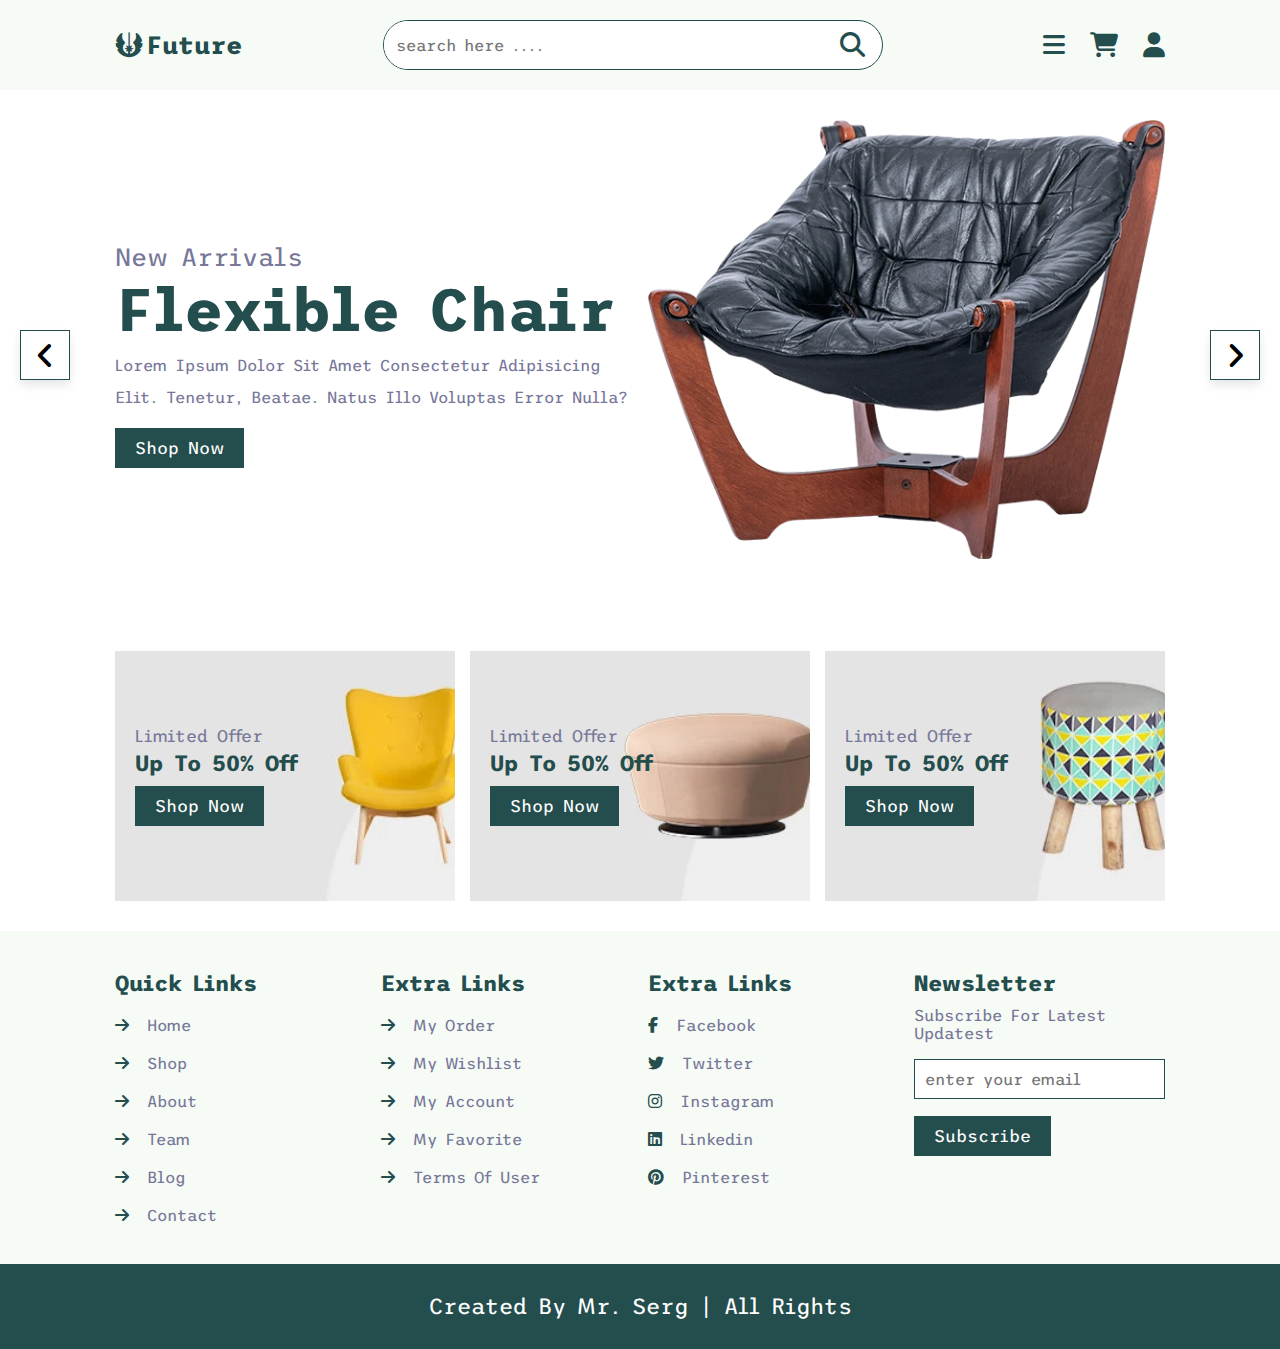
<file: index.html>
<!DOCTYPE html>
<html lang="en">
<head>
  <meta charset="UTF-8">
  <meta http-equiv="X-UA-Compatible" content="IE=edge">
  <meta name="viewport" content="width=device-width, initial-scale=1.0">
  <link rel="stylesheet" href="https://cdnjs.cloudflare.com/ajax/libs/font-awesome/6.1.1/css/all.min.css">
  <link rel="stylesheet" href="https://unpkg.com/swiper@8/swiper-bundle.min.css" />
  <link rel="stylesheet" href="css/style.css">
  <title>Home</title>
</head>
<body>
  
<header class="header">
  <a href="#" class="logo"><i class="fa-solid fa-jedi"></i>future</a>

  <form action="" class="search-form">
    <input type="search" placeholder="search here ...." id="search-box">
    <label for="search-box" class="fas fa-search"></label>
  </form>

  <div class="icons">
    <div id="menu-btn" class="fas fa-bars"></div>
    <div id="search-btn" class="fas fa-search"></div>
    <div id="cart-btn" class="fas fa-shopping-cart"></div>
    <div id="login-btn" class="fas fa-user"></div>
  </div>
</header>


<div id="closer" class="fas fa-times"></div>

<nav class="navbar">
  <a href="index.html">home</a>
  <a href="shop.html">shop</a>
  <a href="about.html">about</a>
  <a href="team.html">team</a>
  <a href="blog.html">blog</a>
  <a href="contact.html">contact</a>
</nav>



<div class="shopping-cart">

<div class="box">
  <i class="fas fa-times"></i>
  <img src="image/cart-img-1.jpg" alt="">
  <div class="content">
    <h3>Morden Furniture</h3>
    <span class="quantity"> 1 </span>
    <span class="multiply"> x </span>
    <span class="price"> $140.00</span>
  </div>
</div>
<div class="box">
  <i class="fas fa-times"></i>
  <img src="image/cart-img-2.jpg" alt="">
  <div class="content">
    <h3>Morden Furniture</h3>
    <span class="quantity"> 1 </span>
    <span class="multiply"> x </span>
    <span class="price"> $140.00</span>
  </div>
</div>
<div class="box">
  <i class="fas fa-times"></i>
  <img src="image/cart-img-3.jpg" alt="">
  <div class="content">
    <h3>Morden Furniture</h3>
    <span class="quantity"> 1 </span>
    <span class="multiply"> x </span>
    <span class="price"> $140.00</span>
  </div>
</div>
<div class="box">
  <i class="fas fa-times"></i>
  <img src="image/cart-img-4.jpg" alt="">
  <div class="content">
    <h3>Morden Furniture</h3>
    <span class="quantity"> 1 </span>
    <span class="multiply"> x </span>
    <span class="price"> $140.00</span>
  </div>
</div>

<h3 class="total">total : <span>$560.00</span></h3>

<a href="#" class="btn">checkout cart</a>

</div>


<div class="login-form">
  <form action="">
    <h3>login form</h3>
    <input type="email" placeholder="enter your email" class="box">
    <input type="password" placeholder="enter your password" class="box">
    <div class="remember">
      <input type="checkbox" name="" id="remember-me">
      <label for="remember-me">remember me</label>
    </div>
    <input type="submit" class="btn" value="login now">
    <p>forget password <a href="#">click here</a></p>
    <p>Don't Have An Account? <a href="#">create now</a></p>
  </form>
</div>


<section class="home">
  <div class="slides-container">

    <div class="slide active">
      <div class="content">
        <span>new arrivals</span>
        <h3>flexible chair</h3>
        <p>Lorem ipsum dolor sit amet consectetur adipisicing elit. Tenetur, beatae. Natus illo voluptas error nulla?</p>
        <a href="#" class="btn">shop now</a>
      </div>
      <div class="image">
        <img src="image/home-img-1.png" alt="">
      </div>
    </div>

    <div class="slide">
      <div class="content">
        <span>new arrivals</span>
        <h3>flexible chair</h3>
        <p>Lorem ipsum dolor sit amet consectetur adipisicing elit. Tenetur, beatae. Natus illo voluptas error nulla?</p>
        <a href="#" class="btn">shop now</a>
      </div>
      <div class="image">
        <img src="image/home-img-2.png" alt="">
      </div>
    </div>

  </div>

  <div id="slide-next" onclick="next()" class="fas fa-angle-right"></div>
  <div id="slide-prev" onclick="prev()" class="fas fa-angle-left"></div>
</section>

<section class="banner-container">
  <div class="banner">
    <img src="image/banner-1.jpg" alt="">
    <div class="content">
      <span>limited offer</span>
      <h3>up to 50% off</h3>
      <a href="#" class="btn">shop now</a>
    </div>
  </div>
  <div class="banner">
    <img src="image/banner-2.jpg" alt="">
    <div class="content">
      <span>limited offer</span>
      <h3>up to 50% off</h3>
      <a href="#" class="btn">shop now</a>
    </div>
  </div>
  <div class="banner">
    <img src="image/banner-3.jpg" alt="">
    <div class="content">
      <span>limited offer</span>
      <h3>up to 50% off</h3>
      <a href="#" class="btn">shop now</a>
    </div>
  </div>
</section>




<section class="footer">
  <div class="box-container">

    <div class="box">
      <h3>quick links</h3>
        <a href="home.html"><i class="fas fa-arrow-right"></i> home</a>
        <a href="shop.html"><i class="fas fa-arrow-right"></i> shop</a>
        <a href="about.html"><i class="fas fa-arrow-right"></i> about</a>
        <a href="team.html"><i class="fas fa-arrow-right"></i> team</a>
        <a href="blog.html"><i class="fas fa-arrow-right"></i> blog</a>
        <a href="contact.html"><i class="fas fa-arrow-right"></i> contact</a>
    </div>
    <div class="box">
      <h3>extra links</h3>
        <a href="#"><i class="fas fa-arrow-right"></i> my order</a>
        <a href="#"><i class="fas fa-arrow-right"></i> my wishlist</a>
        <a href="#"><i class="fas fa-arrow-right"></i> my Account</a>
        <a href="#"><i class="fas fa-arrow-right"></i> my favorite</a>
        <a href="#"><i class="fas fa-arrow-right"></i> terms of user</a>
    </div>
    <div class="box">
      <h3>extra links</h3>
        <a href="#"><i class="fab fa-facebook-f"></i> facebook</a>
        <a href="#"><i class="fab fa-twitter"></i> twitter </a>
        <a href="#"><i class="fab fa-instagram"></i> instagram</a>
        <a href="#"><i class="fab fa-linkedin"></i> linkedin</a>
        <a href="#"><i class="fab fa-pinterest"></i> pinterest</a>
    </div>
    <div class="box">
      <h3>newsletter</h3>
      <p>subscribe for latest updatest</p>
      <form action="">
        <input type="email" placeholder="enter your email">
        <input type="submit" value="subscribe" class="btn">
      </form>
    </div>
  </div>
</section>

<section class="creat">
  <p>created by mr. serg | all rights</p>
</section>
  <script src="https://unpkg.com/swiper@8/swiper-bundle.min.js"></script>
  <script src="js/script.js"></script>
</body>
</html>
</file>
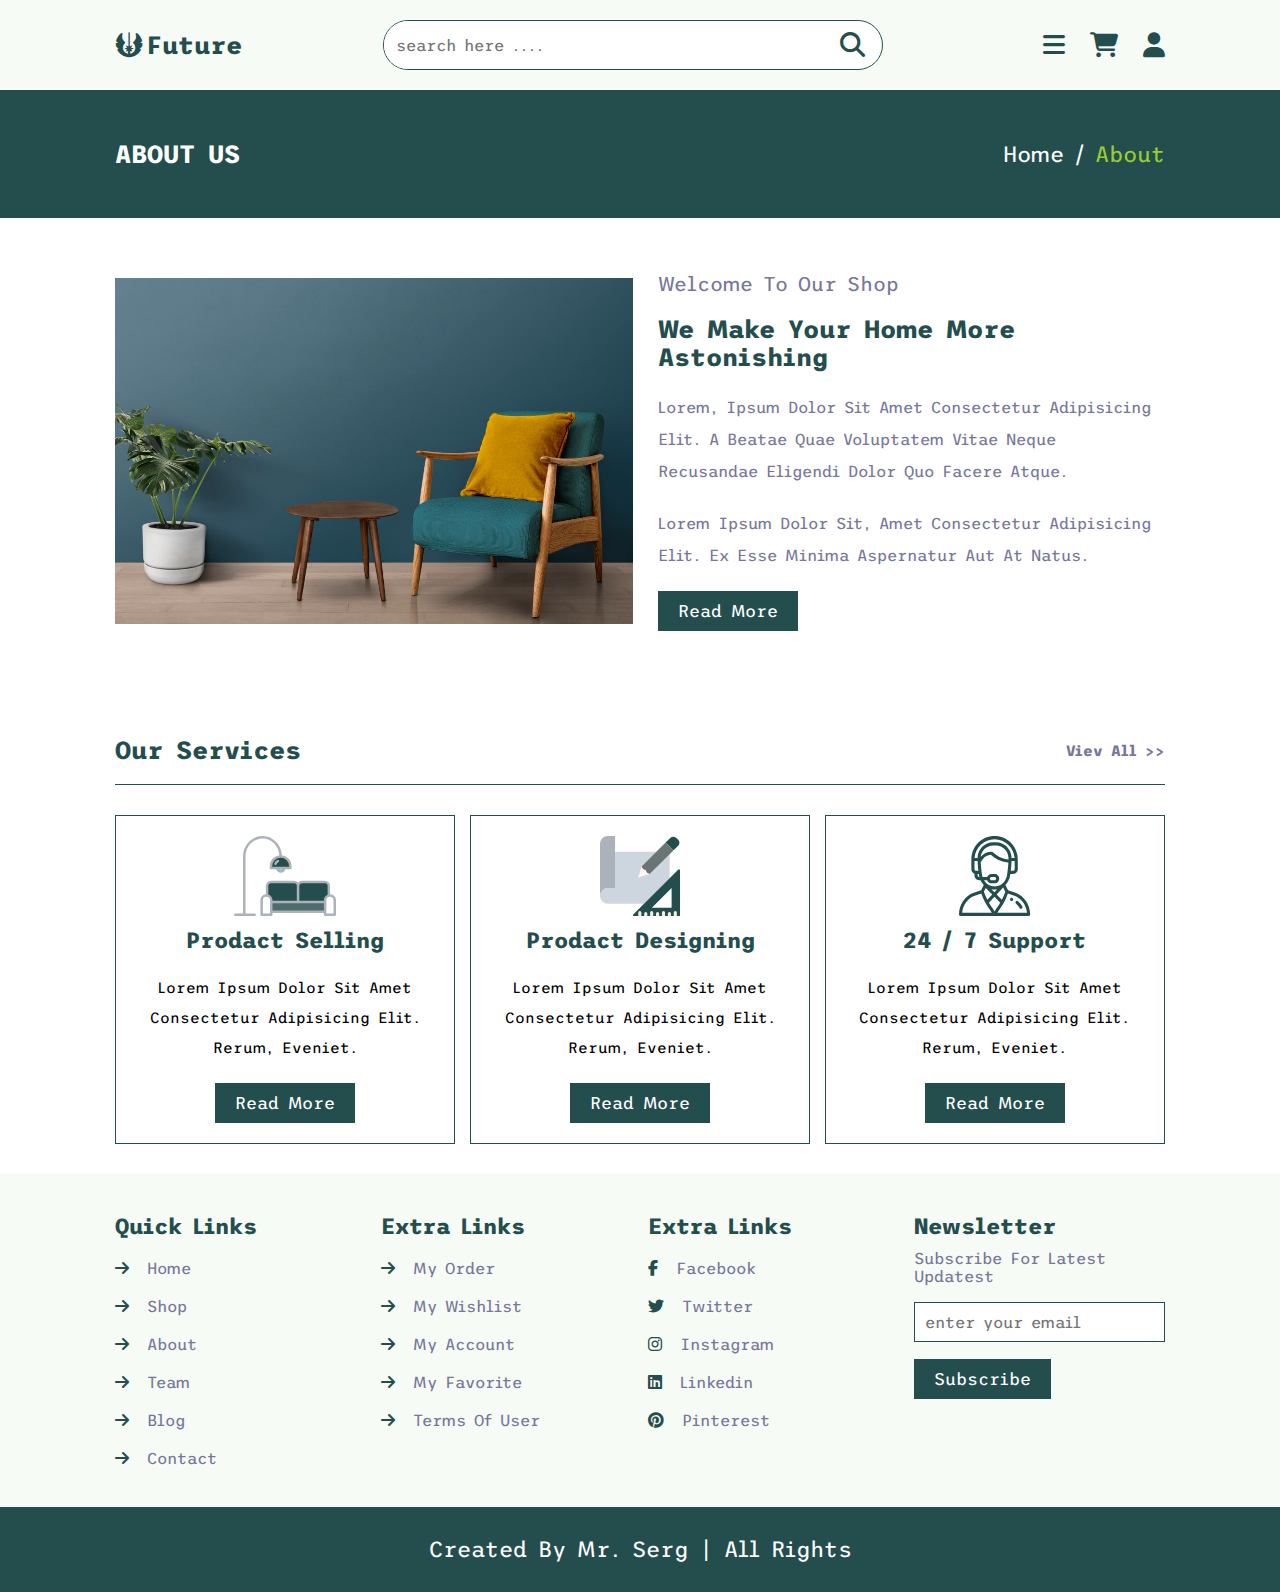
<file: about.html>
<!DOCTYPE html>
<html lang="en">

<head>
  <meta charset="UTF-8">
  <meta http-equiv="X-UA-Compatible" content="IE=edge">
  <meta name="viewport" content="width=device-width, initial-scale=1.0">
  <link rel="stylesheet" href="https://cdnjs.cloudflare.com/ajax/libs/font-awesome/6.1.1/css/all.min.css">
  <link rel="stylesheet" href="https://unpkg.com/swiper@8/swiper-bundle.min.css" />
  <link rel="stylesheet" href="css/style.css">
  <title>Home</title>
</head>

<body>

  <header class="header">
    <a href="#" class="logo"><i class="fa-solid fa-jedi"></i>future</a>

    <form action="" class="search-form">
      <input type="search" placeholder="search here ...." id="search-box">
      <label for="search-box" class="fas fa-search"></label>
    </form>

    <div class="icons">
      <div id="menu-btn" class="fas fa-bars"></div>
      <div id="search-btn" class="fas fa-search"></div>
      <div id="cart-btn" class="fas fa-shopping-cart"></div>
      <div id="login-btn" class="fas fa-user"></div>
    </div>
  </header>


  <div id="closer" class="fas fa-times"></div>

  <nav class="navbar">
    <a href="index.html">home</a>
    <a href="shop.html">shop</a>
    <a href="about.html">about</a>
    <a href="team.html">team</a>
    <a href="blog.html">blog</a>
    <a href="contact.html">contact</a>
  </nav>



  <div class="shopping-cart">

    <div class="box">
      <i class="fas fa-times"></i>
      <img src="image/cart-img-1.jpg" alt="">
      <div class="content">
        <h3>Morden Furniture</h3>
        <span class="quantity"> 1 </span>
        <span class="multiply"> x </span>
        <span class="price"> $140.00</span>
      </div>
    </div>
    <div class="box">
      <i class="fas fa-times"></i>
      <img src="image/cart-img-2.jpg" alt="">
      <div class="content">
        <h3>Morden Furniture</h3>
        <span class="quantity"> 1 </span>
        <span class="multiply"> x </span>
        <span class="price"> $140.00</span>
      </div>
    </div>
    <div class="box">
      <i class="fas fa-times"></i>
      <img src="image/cart-img-3.jpg" alt="">
      <div class="content">
        <h3>Morden Furniture</h3>
        <span class="quantity"> 1 </span>
        <span class="multiply"> x </span>
        <span class="price"> $140.00</span>
      </div>
    </div>
    <div class="box">
      <i class="fas fa-times"></i>
      <img src="image/cart-img-4.jpg" alt="">
      <div class="content">
        <h3>Morden Furniture</h3>
        <span class="quantity"> 1 </span>
        <span class="multiply"> x </span>
        <span class="price"> $140.00</span>
      </div>
    </div>

    <h3 class="total">total : <span>$560.00</span></h3>

    <a href="#" class="btn">checkout cart</a>

  </div>


  <div class="login-form">
    <form action="">
      <h3>login form</h3>
      <input type="email" placeholder="enter your email" class="box">
      <input type="password" placeholder="enter your password" class="box">
      <div class="remember">
        <input type="checkbox" name="" id="remember-me">
        <label for="remember-me">remember me</label>
      </div>
      <input type="submit" class="btn" value="login now">
      <p>forget password <a href="#">click here</a></p>
      <p>Don't Have An Account? <a href="#">create now</a></p>
    </form>
  </div>


<section class="heading">
  <h3>about us</h3>
  <p><a href="index.html">home</a> / <span>about</span></p>
</section>

<section class="welcome">
  <div class="image">
    <img src="image/about-img.jpg" alt="">
  </div>
  <div class="content">
    <span>welcome to our shop</span>
    <h3>we make your home more astonishing</h3>
    <p>Lorem, ipsum dolor sit amet consectetur adipisicing elit. A beatae quae voluptatem vitae neque recusandae eligendi dolor quo facere atque.</p>
    <p>Lorem ipsum dolor sit, amet consectetur adipisicing elit. Ex esse minima aspernatur aut at natus.</p>
    <a href="#" class="btn">read more</a>
  </div>
</section>


<section class="services">

    <div class="prodacts-title">
      <h1 class="title">our services</h1>
      <a href="#">viev all >></a>
    </div>

    <div class="box-container">
      <div class="box">
        <img src="image\serv-1.svg" alt="">
        <h3>prodact selling</h3>
        <p>Lorem ipsum dolor sit amet consectetur adipisicing elit. Rerum, eveniet.</p>
        <a href="#" class="btn">read more</a>
      </div>


    
      <div class="box">
        <img src="image\serv-2.svg" alt="">
        <h3>prodact designing</h3>
        <p>Lorem ipsum dolor sit amet consectetur adipisicing elit. Rerum, eveniet.</p>
        <a href="#" class="btn">read more</a>
      </div>
 

    
      <div class="box">
        <img src="image\serv-3.svg" alt="">
        <h3>24 / 7 support</h3>
        <p>Lorem ipsum dolor sit amet consectetur adipisicing elit. Rerum, eveniet.</p>
        <a href="#" class="btn">read more</a>
      </div>

    </div>
</section>

  <section class="footer">
    <div class="box-container">

      <div class="box">
        <h3>quick links</h3>
        <a href="home.html"><i class="fas fa-arrow-right"></i> home</a>
        <a href="shop.html"><i class="fas fa-arrow-right"></i> shop</a>
        <a href="about.html"><i class="fas fa-arrow-right"></i> about</a>
        <a href="team.html"><i class="fas fa-arrow-right"></i> team</a>
        <a href="blog.html"><i class="fas fa-arrow-right"></i> blog</a>
        <a href="contact.html"><i class="fas fa-arrow-right"></i> contact</a>
      </div>
      <div class="box">
        <h3>extra links</h3>
        <a href="#"><i class="fas fa-arrow-right"></i> my order</a>
        <a href="#"><i class="fas fa-arrow-right"></i> my wishlist</a>
        <a href="#"><i class="fas fa-arrow-right"></i> my Account</a>
        <a href="#"><i class="fas fa-arrow-right"></i> my favorite</a>
        <a href="#"><i class="fas fa-arrow-right"></i> terms of user</a>
      </div>
      <div class="box">
        <h3>extra links</h3>
        <a href="#"><i class="fab fa-facebook-f"></i> facebook</a>
        <a href="#"><i class="fab fa-twitter"></i> twitter </a>
        <a href="#"><i class="fab fa-instagram"></i> instagram</a>
        <a href="#"><i class="fab fa-linkedin"></i> linkedin</a>
        <a href="#"><i class="fab fa-pinterest"></i> pinterest</a>
      </div>
      <div class="box">
        <h3>newsletter</h3>
        <p>subscribe for latest updatest</p>
        <form action="">
          <input type="email" placeholder="enter your email">
          <input type="submit" value="subscribe" class="btn">
        </form>
      </div>
    </div>
  </section>

  <section class="creat">
    <p>created by mr. serg | all rights</p>
  </section>
  <script src="https://unpkg.com/swiper@8/swiper-bundle.min.js"></script>
  <script src="js/script.js"></script>
</body>

</html>
</file>
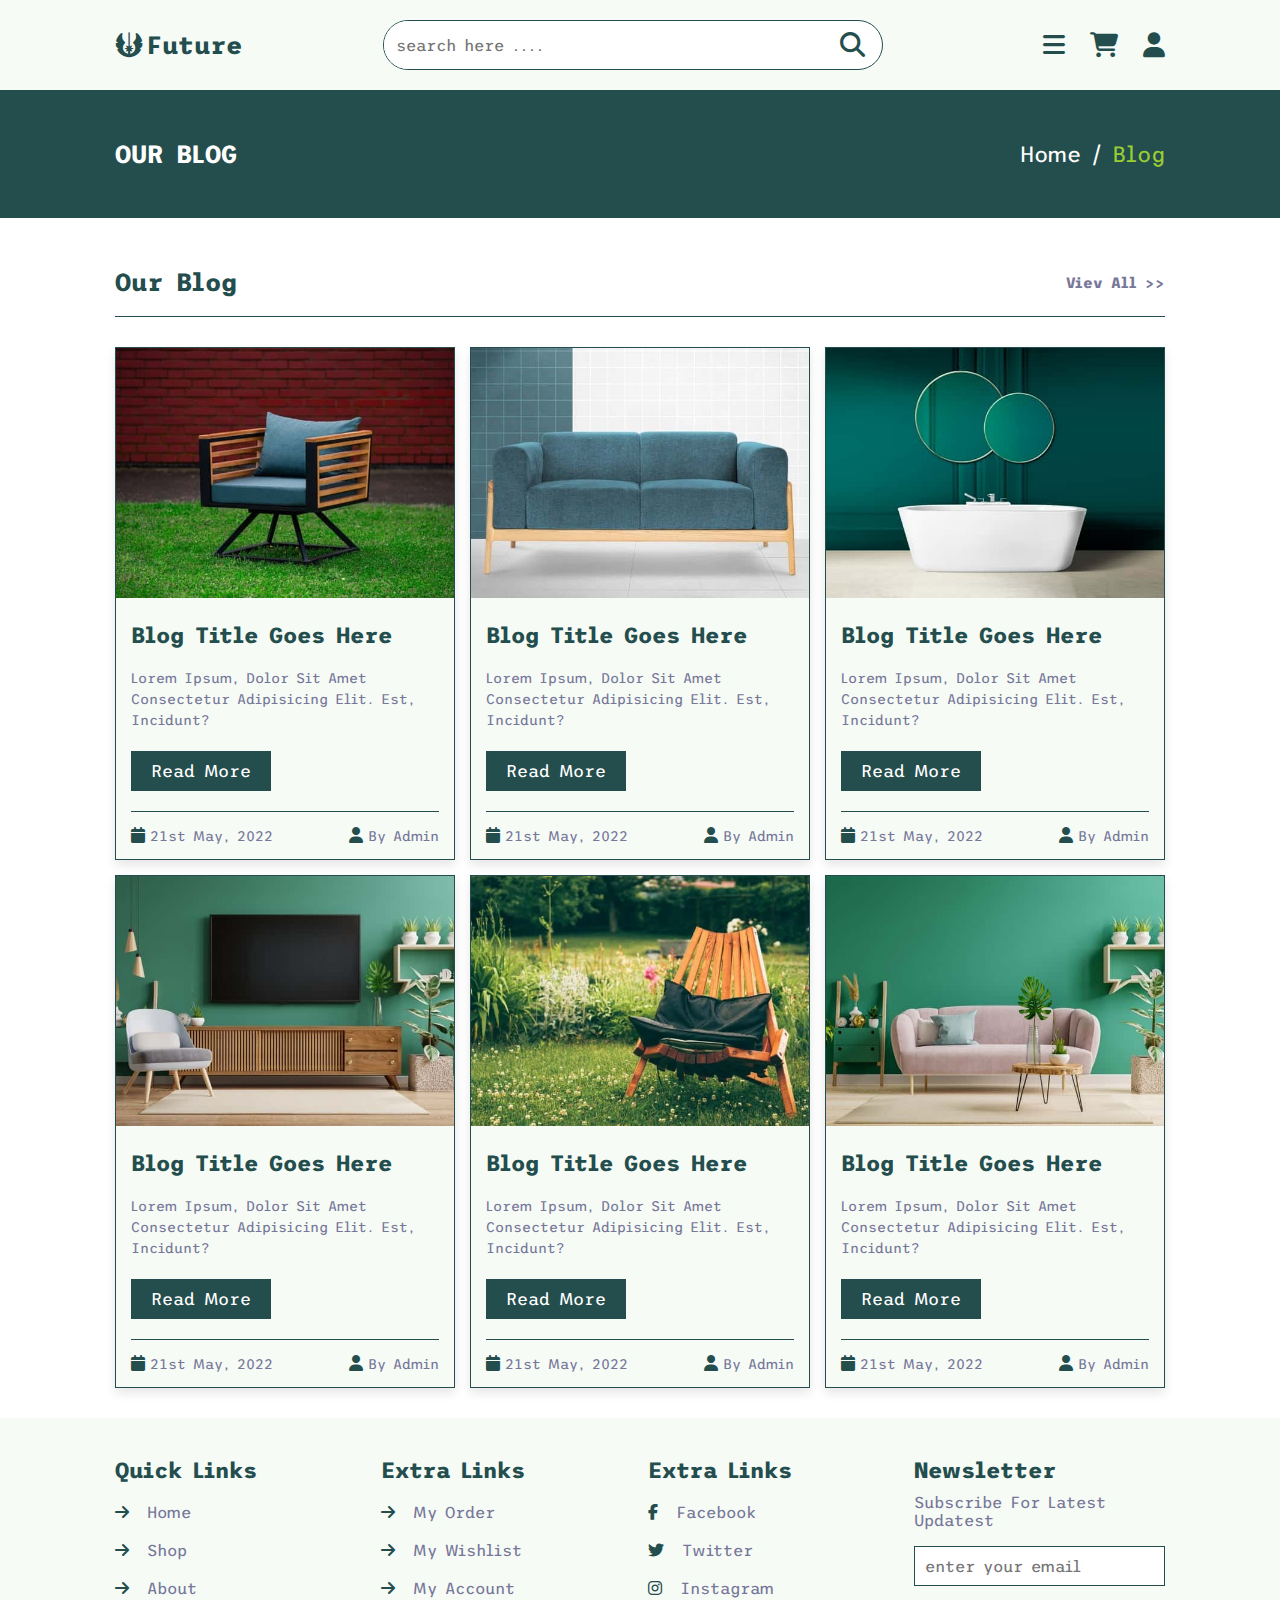
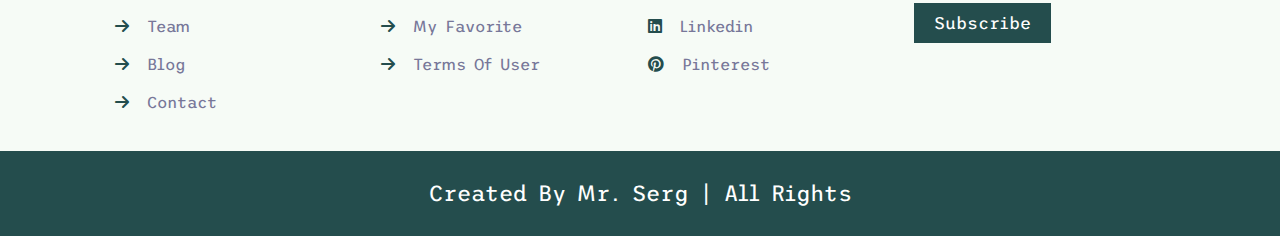
<file: blog.html>
<!DOCTYPE html>
<html lang="en">

<head>
  <meta charset="UTF-8">
  <meta http-equiv="X-UA-Compatible" content="IE=edge">
  <meta name="viewport" content="width=device-width, initial-scale=1.0">
  <link rel="stylesheet" href="https://cdnjs.cloudflare.com/ajax/libs/font-awesome/6.1.1/css/all.min.css">
  <link rel="stylesheet" href="https://unpkg.com/swiper@8/swiper-bundle.min.css" />
  <link rel="stylesheet" href="css/style.css">
  <title>Blog</title>
</head>

<body>

  <header class="header">
    <a href="#" class="logo"><i class="fa-solid fa-jedi"></i>future</a>

    <form action="" class="search-form">
      <input type="search" placeholder="search here ...." id="search-box">
      <label for="search-box" class="fas fa-search"></label>
    </form>

    <div class="icons">
      <div id="menu-btn" class="fas fa-bars"></div>
      <div id="search-btn" class="fas fa-search"></div>
      <div id="cart-btn" class="fas fa-shopping-cart"></div>
      <div id="login-btn" class="fas fa-user"></div>
    </div>
  </header>


  <div id="closer" class="fas fa-times"></div>

  <nav class="navbar">
    <a href="index.html">home</a>
    <a href="shop.html">shop</a>
    <a href="about.html">about</a>
    <a href="team.html">team</a>
    <a href="blog.html">blog</a>
    <a href="contact.html">contact</a>
  </nav>



  <div class="shopping-cart">

    <div class="box">
      <i class="fas fa-times"></i>
      <img src="image/cart-img-1.jpg" alt="">
      <div class="content">
        <h3>Morden Furniture</h3>
        <span class="quantity"> 1 </span>
        <span class="multiply"> x </span>
        <span class="price"> $140.00</span>
      </div>
    </div>
    <div class="box">
      <i class="fas fa-times"></i>
      <img src="image/cart-img-2.jpg" alt="">
      <div class="content">
        <h3>Morden Furniture</h3>
        <span class="quantity"> 1 </span>
        <span class="multiply"> x </span>
        <span class="price"> $140.00</span>
      </div>
    </div>
    <div class="box">
      <i class="fas fa-times"></i>
      <img src="image/cart-img-3.jpg" alt="">
      <div class="content">
        <h3>Morden Furniture</h3>
        <span class="quantity"> 1 </span>
        <span class="multiply"> x </span>
        <span class="price"> $140.00</span>
      </div>
    </div>
    <div class="box">
      <i class="fas fa-times"></i>
      <img src="image/cart-img-4.jpg" alt="">
      <div class="content">
        <h3>Morden Furniture</h3>
        <span class="quantity"> 1 </span>
        <span class="multiply"> x </span>
        <span class="price"> $140.00</span>
      </div>
    </div>

    <h3 class="total">total : <span>$560.00</span></h3>

    <a href="#" class="btn">checkout cart</a>

  </div>


  <div class="login-form">
    <form action="">
      <h3>login form</h3>
      <input type="email" placeholder="enter your email" class="box">
      <input type="password" placeholder="enter your password" class="box">
      <div class="remember">
        <input type="checkbox" name="" id="remember-me">
        <label for="remember-me">remember me</label>
      </div>
      <input type="submit" class="btn" value="login now">
      <p>forget password <a href="#">click here</a></p>
      <p>Don't Have An Account? <a href="#">create now</a></p>
    </form>
  </div>

<section class="heading">
  <h3>our blog</h3>
  <p><a href="index.html">home</a> / <span>blog</span></p>
</section>


<section class="blog">

  <div class="prodacts-title">
    <h1 class="title">our blog</h1>
    <a href="#">viev all >></a>
  </div>

  <div class="box-container">

    <div class="box">
      <div class="image">
        <img src="image/blog-1.jpg" alt="">
      </div>
      <div class="content">
      <h3>blog title goes here</h3>
      <p>Lorem ipsum, dolor sit amet consectetur adipisicing elit. Est, incidunt?</p>
      <a href="#" class="btn">read more</a>
      <div class="data">
        <span><i class="fas fa-calendar"></i>21st may, 2022</span>
        <span><i class="fas fa-user"></i>by admin</span>
      </div>
      </div>
    </div>

    <div class="box">
      <div class="image">
        <img src="image/blog-2.jpg" alt="">
      </div>
      <div class="content">
      <h3>blog title goes here</h3>
      <p>Lorem ipsum, dolor sit amet consectetur adipisicing elit. Est, incidunt?</p>
      <a href="#" class="btn">read more</a>
      <div class="data">
        <span><i class="fas fa-calendar"></i>21st may, 2022</span>
        <span><i class="fas fa-user"></i>by admin</span>
      </div>
      </div>
    </div>

    <div class="box">
      <div class="image">
        <img src="image/blog-3.jpg" alt="">
      </div>
      <div class="content">
      <h3>blog title goes here</h3>
      <p>Lorem ipsum, dolor sit amet consectetur adipisicing elit. Est, incidunt?</p>
      <a href="#" class="btn">read more</a>
      <div class="data">
        <span><i class="fas fa-calendar"></i>21st may, 2022</span>
        <span><i class="fas fa-user"></i>by admin</span>
      </div>
      </div>
    </div>

    <div class="box">
      <div class="image">
        <img src="image/blog-4.jpg" alt="">
      </div>
      <div class="content">
      <h3>blog title goes here</h3>
      <p>Lorem ipsum, dolor sit amet consectetur adipisicing elit. Est, incidunt?</p>
      <a href="#" class="btn">read more</a>
      <div class="data">
        <span><i class="fas fa-calendar"></i>21st may, 2022</span>
        <span><i class="fas fa-user"></i>by admin</span>
      </div>
      </div>
    </div>

    <div class="box">
      <div class="image">
        <img src="image/blog-5.jpg" alt="">
      </div>
      <div class="content">
      <h3>blog title goes here</h3>
      <p>Lorem ipsum, dolor sit amet consectetur adipisicing elit. Est, incidunt?</p>
      <a href="#" class="btn">read more</a>
      <div class="data">
        <span><i class="fas fa-calendar"></i>21st may, 2022</span>
        <span><i class="fas fa-user"></i>by admin</span>
      </div>
      </div>
    </div>

    <div class="box">
      <div class="image">
        <img src="image/blog-6.jpg" alt="">
      </div>
      <div class="content">
      <h3>blog title goes here</h3>
      <p>Lorem ipsum, dolor sit amet consectetur adipisicing elit. Est, incidunt?</p>
      <a href="#" class="btn">read more</a>
      <div class="data">
        <span><i class="fas fa-calendar"></i>21st may, 2022</span>
        <span><i class="fas fa-user"></i>by admin</span>
      </div>
      </div>
    </div>

   

  </div>
</section>


  <section class="footer">
    <div class="box-container">

      <div class="box">
        <h3>quick links</h3>
        <a href="home.html"><i class="fas fa-arrow-right"></i> home</a>
        <a href="shop.html"><i class="fas fa-arrow-right"></i> shop</a>
        <a href="about.html"><i class="fas fa-arrow-right"></i> about</a>
        <a href="team.html"><i class="fas fa-arrow-right"></i> team</a>
        <a href="blog.html"><i class="fas fa-arrow-right"></i> blog</a>
        <a href="contact.html"><i class="fas fa-arrow-right"></i> contact</a>
      </div>
      <div class="box">
        <h3>extra links</h3>
        <a href="#"><i class="fas fa-arrow-right"></i> my order</a>
        <a href="#"><i class="fas fa-arrow-right"></i> my wishlist</a>
        <a href="#"><i class="fas fa-arrow-right"></i> my Account</a>
        <a href="#"><i class="fas fa-arrow-right"></i> my favorite</a>
        <a href="#"><i class="fas fa-arrow-right"></i> terms of user</a>
      </div>
      <div class="box">
        <h3>extra links</h3>
        <a href="#"><i class="fab fa-facebook-f"></i> facebook</a>
        <a href="#"><i class="fab fa-twitter"></i> twitter </a>
        <a href="#"><i class="fab fa-instagram"></i> instagram</a>
        <a href="#"><i class="fab fa-linkedin"></i> linkedin</a>
        <a href="#"><i class="fab fa-pinterest"></i> pinterest</a>
      </div>
      <div class="box">
        <h3>newsletter</h3>
        <p>subscribe for latest updatest</p>
        <form action="">
          <input type="email" placeholder="enter your email">
          <input type="submit" value="subscribe" class="btn">
        </form>
      </div>
    </div>
  </section>

  <section class="creat">
    <p>created by mr. serg | all rights</p>
  </section>
  <script src="https://unpkg.com/swiper@8/swiper-bundle.min.js"></script>
  <script src="js/script.js"></script>
</body>

</html>
</file>
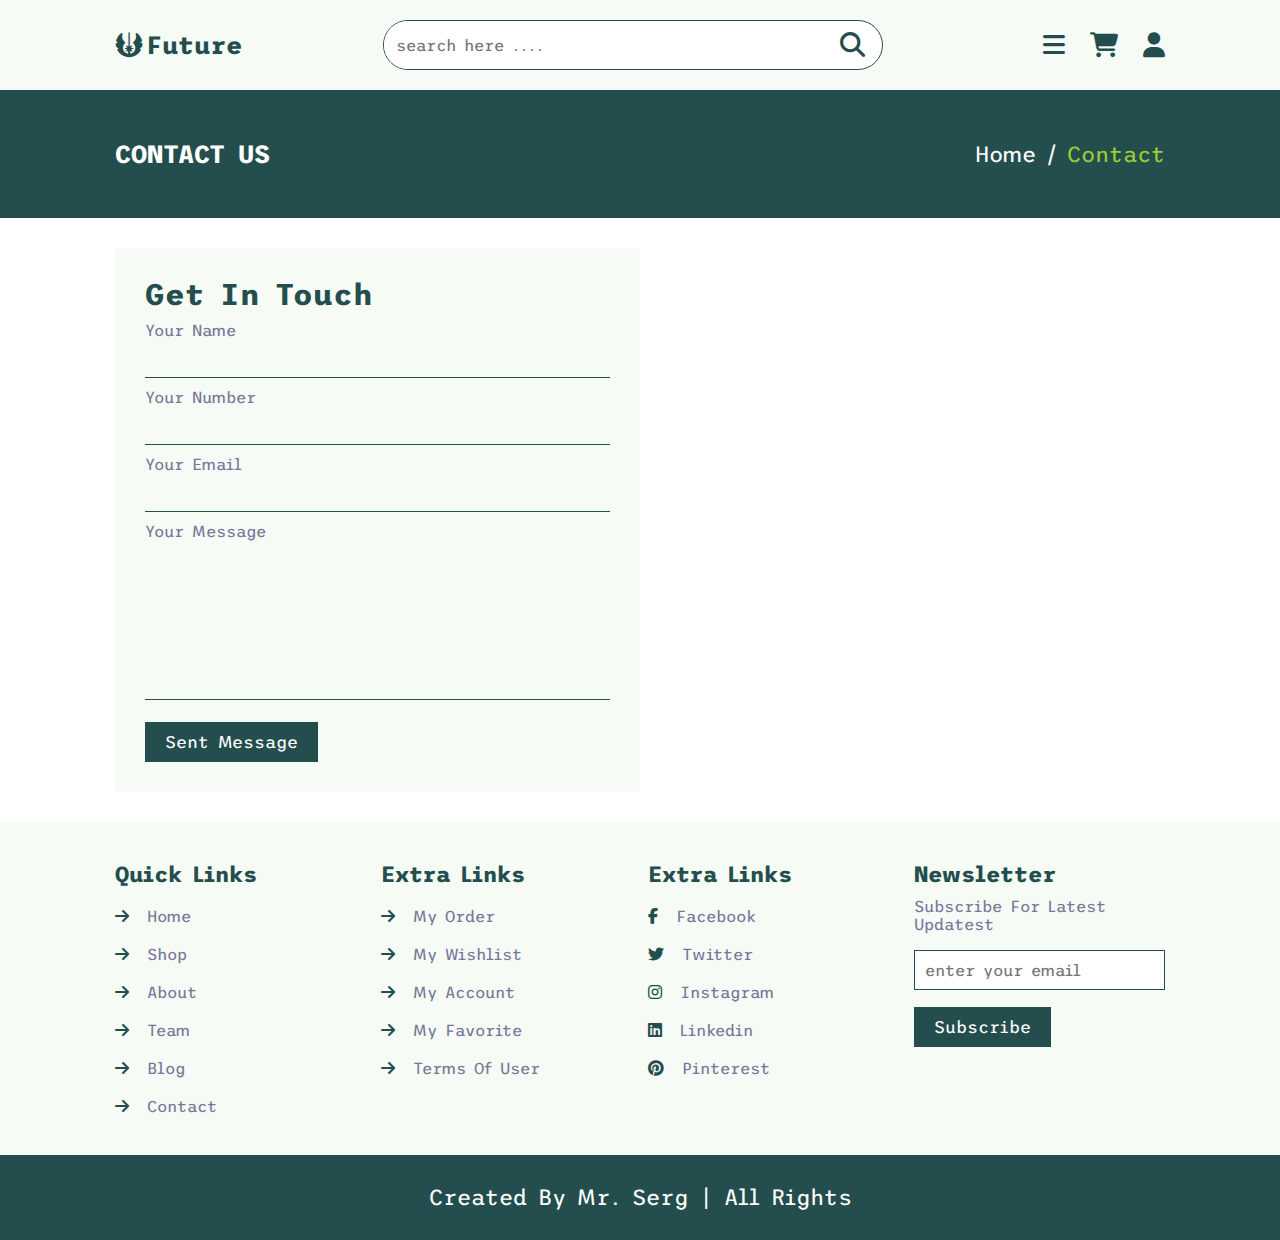
<file: contact.html>
<!DOCTYPE html>
<html lang="en">

<head>
  <meta charset="UTF-8">
  <meta http-equiv="X-UA-Compatible" content="IE=edge">
  <meta name="viewport" content="width=device-width, initial-scale=1.0">
  <link rel="stylesheet" href="https://cdnjs.cloudflare.com/ajax/libs/font-awesome/6.1.1/css/all.min.css">
  <link rel="stylesheet" href="https://unpkg.com/swiper@8/swiper-bundle.min.css" />
  <link rel="stylesheet" href="css/style.css">
  <title>contact</title>
</head>

<body>

  <header class="header">
    <a href="#" class="logo"><i class="fa-solid fa-jedi"></i>future</a>

    <form action="" class="search-form">
      <input type="search" placeholder="search here ...." id="search-box">
      <label for="search-box" class="fas fa-search"></label>
    </form>

    <div class="icons">
      <div id="menu-btn" class="fas fa-bars"></div>
      <div id="search-btn" class="fas fa-search"></div>
      <div id="cart-btn" class="fas fa-shopping-cart"></div>
      <div id="login-btn" class="fas fa-user"></div>
    </div>
  </header>


  <div id="closer" class="fas fa-times"></div>

  <nav class="navbar">
    <a href="index.html">home</a>
    <a href="shop.html">shop</a>
    <a href="about.html">about</a>
    <a href="team.html">team</a>
    <a href="blog.html">blog</a>
    <a href="contact.html">contact</a>
  </nav>



  <div class="shopping-cart">

    <div class="box">
      <i class="fas fa-times"></i>
      <img src="image/cart-img-1.jpg" alt="">
      <div class="content">
        <h3>Morden Furniture</h3>
        <span class="quantity"> 1 </span>
        <span class="multiply"> x </span>
        <span class="price"> $140.00</span>
      </div>
    </div>
    <div class="box">
      <i class="fas fa-times"></i>
      <img src="image/cart-img-2.jpg" alt="">
      <div class="content">
        <h3>Morden Furniture</h3>
        <span class="quantity"> 1 </span>
        <span class="multiply"> x </span>
        <span class="price"> $140.00</span>
      </div>
    </div>
    <div class="box">
      <i class="fas fa-times"></i>
      <img src="image/cart-img-3.jpg" alt="">
      <div class="content">
        <h3>Morden Furniture</h3>
        <span class="quantity"> 1 </span>
        <span class="multiply"> x </span>
        <span class="price"> $140.00</span>
      </div>
    </div>
    <div class="box">
      <i class="fas fa-times"></i>
      <img src="image/cart-img-4.jpg" alt="">
      <div class="content">
        <h3>Morden Furniture</h3>
        <span class="quantity"> 1 </span>
        <span class="multiply"> x </span>
        <span class="price"> $140.00</span>
      </div>
    </div>

    <h3 class="total">total : <span>$560.00</span></h3>

    <a href="#" class="btn">checkout cart</a>

  </div>


  <div class="login-form">
    <form action="">
      <h3>login form</h3>
      <input type="email" placeholder="enter your email" class="box">
      <input type="password" placeholder="enter your password" class="box">
      <div class="remember">
        <input type="checkbox" name="" id="remember-me">
        <label for="remember-me">remember me</label>
      </div>
      <input type="submit" class="btn" value="login now">
      <p>forget password <a href="#">click here</a></p>
      <p>Don't Have An Account? <a href="#">create now</a></p>
    </form>
  </div>

<section class="heading">
  <h3>contact us</h3>
  <p><a href="index.html">home</a> / <span>contact</span></p>
</section>


<section class="contact">
  <form action="">
    <h3>get in touch</h3>
    <span>your name</span>
    <input type="text" class="box">
    <span>your number</span>
    <input type="number" class="box">
    <span>your email</span>
    <input type="email" class="box">
    <span>your message</span>
    <textarea class="box" name="" id="" cols="30" rows="10"></textarea>
    <input type="submit" value="sent message" class="btn">
  </form>

  <iframe class="map"src="https://www.google.com/maps/embed?pb=!1m18!1m12!1m3!1d719079.2681585063!2d-76.36210747555175!3d45.249746313277534!2m3!1f0!2f0!3f0!3m2!1i1024!2i768!4f13.1!3m3!1m2!1s0x4cce05b25f5113af%3A0x8a6a51e131dd15ed!2z0J7RgtGC0LDQstCwLCDQntC90YLQsNGA0LjQviwg0JrQsNC90LDQtNCw!5e0!3m2!1sru!2sua!4v1654506372468!5m2!1sru!2sua"
     allowfullscreen="" loading="lazy"
    referrerpolicy="no-referrer-when-downgrade"></iframe>
</section>


  <section class="footer">
    <div class="box-container">

      <div class="box">
        <h3>quick links</h3>
        <a href="home.html"><i class="fas fa-arrow-right"></i> home</a>
        <a href="shop.html"><i class="fas fa-arrow-right"></i> shop</a>
        <a href="about.html"><i class="fas fa-arrow-right"></i> about</a>
        <a href="team.html"><i class="fas fa-arrow-right"></i> team</a>
        <a href="blog.html"><i class="fas fa-arrow-right"></i> blog</a>
        <a href="contact.html"><i class="fas fa-arrow-right"></i> contact</a>
      </div>
      <div class="box">
        <h3>extra links</h3>
        <a href="#"><i class="fas fa-arrow-right"></i> my order</a>
        <a href="#"><i class="fas fa-arrow-right"></i> my wishlist</a>
        <a href="#"><i class="fas fa-arrow-right"></i> my Account</a>
        <a href="#"><i class="fas fa-arrow-right"></i> my favorite</a>
        <a href="#"><i class="fas fa-arrow-right"></i> terms of user</a>
      </div>
      <div class="box">
        <h3>extra links</h3>
        <a href="#"><i class="fab fa-facebook-f"></i> facebook</a>
        <a href="#"><i class="fab fa-twitter"></i> twitter </a>
        <a href="#"><i class="fab fa-instagram"></i> instagram</a>
        <a href="#"><i class="fab fa-linkedin"></i> linkedin</a>
        <a href="#"><i class="fab fa-pinterest"></i> pinterest</a>
      </div>
      <div class="box">
        <h3>newsletter</h3>
        <p>subscribe for latest updatest</p>
        <form action="">
          <input type="email" placeholder="enter your email">
          <input type="submit" value="subscribe" class="btn">
        </form>
      </div>
    </div>
  </section>

  <section class="creat">
    <p>created by mr. serg | all rights</p>
  </section>
  <script src="https://unpkg.com/swiper@8/swiper-bundle.min.js"></script>
  <script src="js/script.js"></script>
</body>

</html>
</file>
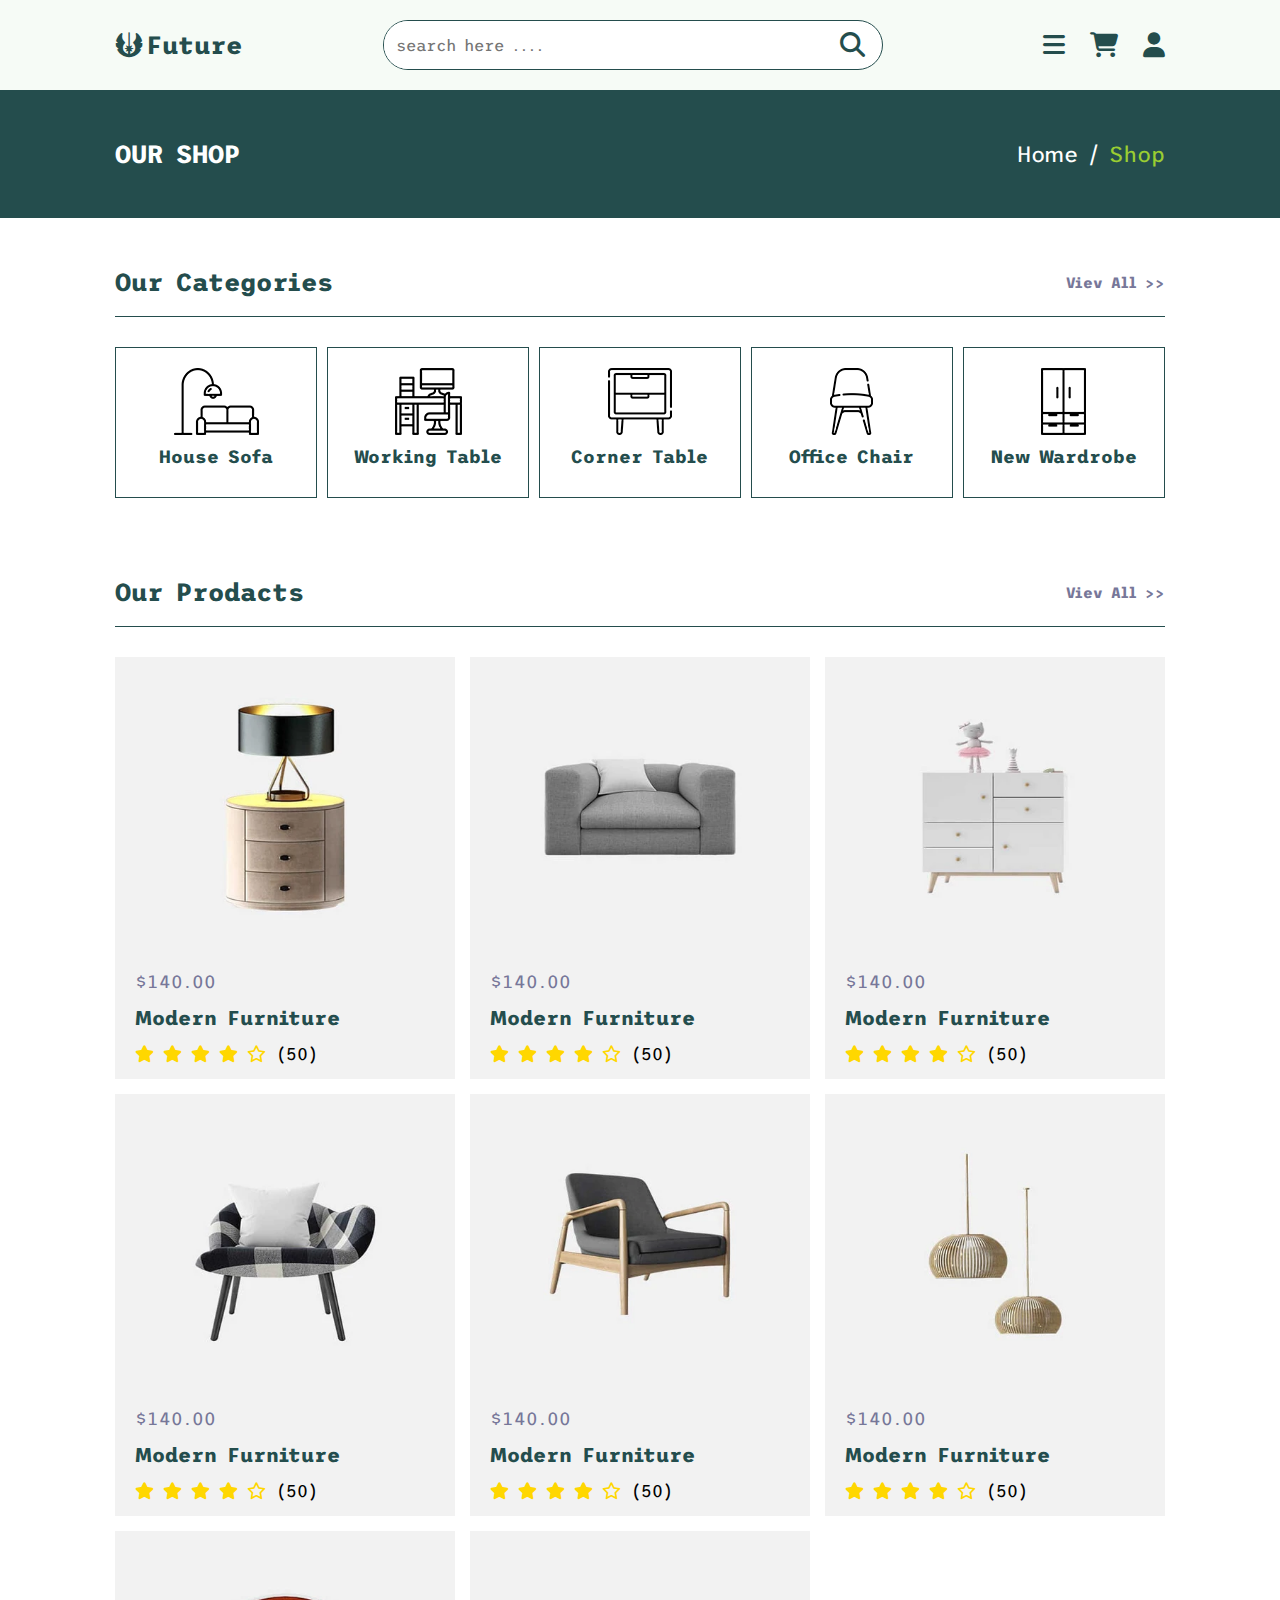
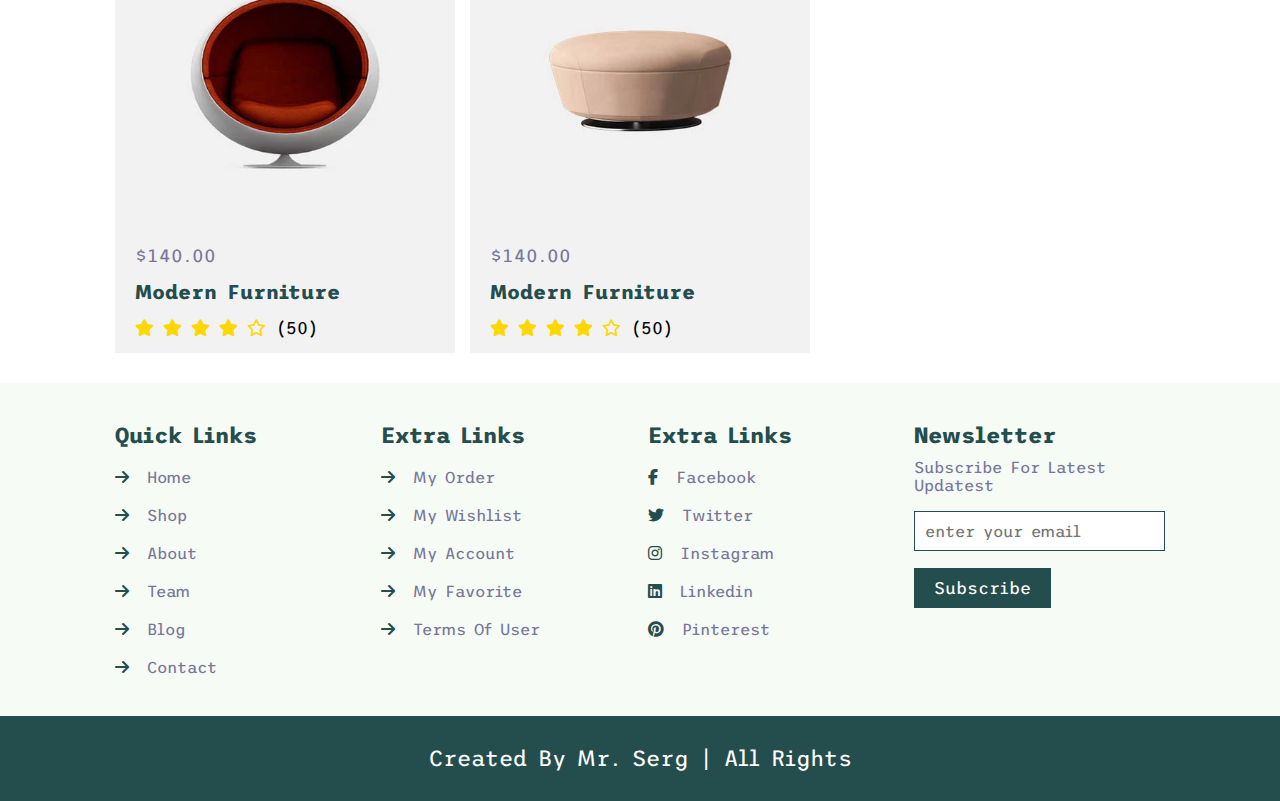
<file: shop.html>
<!DOCTYPE html>
<html lang="en">

<head>
  <meta charset="UTF-8">
  <meta http-equiv="X-UA-Compatible" content="IE=edge">
  <meta name="viewport" content="width=device-width, initial-scale=1.0">
  <link rel="stylesheet" href="https://cdnjs.cloudflare.com/ajax/libs/font-awesome/6.1.1/css/all.min.css">
  <link rel="stylesheet" href="https://unpkg.com/swiper@8/swiper-bundle.min.css" />
  <link rel="stylesheet" href="css/style.css">
  <title>shop</title>
</head>

<body>

  <header class="header">
    <a href="#" class="logo"><i class="fa-solid fa-jedi"></i>future</a>

    <form action="" class="search-form">
      <input type="search" placeholder="search here ...." id="search-box">
      <label for="search-box" class="fas fa-search"></label>
    </form>

    <div class="icons">
      <div id="menu-btn" class="fas fa-bars"></div>
      <div id="search-btn" class="fas fa-search"></div>
      <div id="cart-btn" class="fas fa-shopping-cart"></div>
      <div id="login-btn" class="fas fa-user"></div>
    </div>
  </header>


  <div id="closer" class="fas fa-times"></div>

  <nav class="navbar">
    <a href="index.html">home</a>
    <a href="shop.html">shop</a>
    <a href="about.html">about</a>
    <a href="team.html">team</a>
    <a href="blog.html">blog</a>
    <a href="contact.html">contact</a>
  </nav>



  <div class="shopping-cart">

    <div class="box">
      <i class="fas fa-times"></i>
      <img src="image/cart-img-1.jpg" alt="">
      <div class="content">
        <h3>Morden Furniture</h3>
        <span class="quantity"> 1 </span>
        <span class="multiply"> x </span>
        <span class="price"> $140.00</span>
      </div>
    </div>
    <div class="box">
      <i class="fas fa-times"></i>
      <img src="image/cart-img-2.jpg" alt="">
      <div class="content">
        <h3>Morden Furniture</h3>
        <span class="quantity"> 1 </span>
        <span class="multiply"> x </span>
        <span class="price"> $140.00</span>
      </div>
    </div>
    <div class="box">
      <i class="fas fa-times"></i>
      <img src="image/cart-img-3.jpg" alt="">
      <div class="content">
        <h3>Morden Furniture</h3>
        <span class="quantity"> 1 </span>
        <span class="multiply"> x </span>
        <span class="price"> $140.00</span>
      </div>
    </div>
    <div class="box">
      <i class="fas fa-times"></i>
      <img src="image/cart-img-4.jpg" alt="">
      <div class="content">
        <h3>Morden Furniture</h3>
        <span class="quantity"> 1 </span>
        <span class="multiply"> x </span>
        <span class="price"> $140.00</span>
      </div>
    </div>

    <h3 class="total">total : <span>$560.00</span></h3>

    <a href="#" class="btn">checkout cart</a>

  </div>


  <div class="login-form">
    <form action="">
      <h3>login form</h3>
      <input type="email" placeholder="enter your email" class="box">
      <input type="password" placeholder="enter your password" class="box">
      <div class="remember">
        <input type="checkbox" name="" id="remember-me">
        <label for="remember-me">remember me</label>
      </div>
      <input type="submit" class="btn" value="login now">
      <p>forget password <a href="#">click here</a></p>
      <p>Don't Have An Account? <a href="#">create now</a></p>
    </form>
  </div>


  <section class="heading">
    <h3>our shop</h3>
    <p><a href="index.html">home</a> / <span>shop</span></p>
  </section>


  <section class="category-container">

     <div class="prodacts-title">
    <h1 class="title">our categories</h1>
    <a href="#">viev all >></a>
    </div>

    <div class="box-container">
      <div class="box">
        <img src="image/icon-1.png" alt="">
        <h3>house sofa</h3>
      </div>
      <div class="box">
        <img src="image/icon-2.png" alt="">
        <h3>working table</h3>
      </div>
      <div class="box">
        <img src="image/icon-3.png" alt="">
        <h3>corner table</h3>
      </div>
      <div class="box">
        <img src="image/icon-4.png" alt="">
        <h3>office chair</h3>
      </div>
      <div class="box">
        <img src="image/icon-5.png" alt="">
        <h3>new wardrobe</h3>
      </div>
    </div>

  </section>


  <section class="prodacts">

    <div class="prodacts-title">
    <h1 class="title">our prodacts</h1>
    <a href="#">viev all >></a>
    </div>

    <div class="box-container">

      <div class="box">
        <div class="icons">
          <a href="#" class="fas fa-shopping-cart"></a>
          <a href="#" class="fas fa-heart"></a>
          <a href="#" class="fas fa-eye"></a>
        </div>
        <div class="image">
          <img src="image/product-1.jpg" alt="">
        </div>
        <div class="content">
          <span class="price">$140.00</span>
          <h3>modern furniture</h3>
          <div class="stars">
            <i class="fas fa-star"></i>
            <i class="fas fa-star"></i>
            <i class="fas fa-star"></i>
            <i class="fas fa-star"></i>
            <i class="far fa-star"></i>
            <span>(50)</span>
          </div>
        </div>
      </div>
      <div class="box">
        <div class="icons">
          <a href="#" class="fas fa-shopping-cart"></a>
          <a href="#" class="fas fa-heart"></a>
          <a href="#" class="fas fa-eye"></a>
        </div>
        <div class="image">
          <img src="image/product-2.jpg" alt="">
        </div>
        <div class="content">
          <span class="price">$140.00</span>
          <h3>modern furniture</h3>
          <div class="stars">
            <i class="fas fa-star"></i>
            <i class="fas fa-star"></i>
            <i class="fas fa-star"></i>
            <i class="fas fa-star"></i>
            <i class="far fa-star"></i>
            <span>(50)</span>
          </div>
        </div>
      </div>
      <div class="box">
        <div class="icons">
          <a href="#" class="fas fa-shopping-cart"></a>
          <a href="#" class="fas fa-heart"></a>
          <a href="#" class="fas fa-eye"></a>
        </div>
        <div class="image">
          <img src="image/product-3.jpg" alt="">
        </div>
        <div class="content">
          <span class="price">$140.00</span>
          <h3>modern furniture</h3>
          <div class="stars">
            <i class="fas fa-star"></i>
            <i class="fas fa-star"></i>
            <i class="fas fa-star"></i>
            <i class="fas fa-star"></i>
            <i class="far fa-star"></i>
            <span>(50)</span>
          </div>
        </div>
      </div>
      <div class="box">
        <div class="icons">
          <a href="#" class="fas fa-shopping-cart"></a>
          <a href="#" class="fas fa-heart"></a>
          <a href="#" class="fas fa-eye"></a>
        </div>
        <div class="image">
          <img src="image/product-4.jpg" alt="">
        </div>
        <div class="content">
          <span class="price">$140.00</span>
          <h3>modern furniture</h3>
          <div class="stars">
            <i class="fas fa-star"></i>
            <i class="fas fa-star"></i>
            <i class="fas fa-star"></i>
            <i class="fas fa-star"></i>
            <i class="far fa-star"></i>
            <span>(50)</span>
          </div>
        </div>
      </div>
      <div class="box">
        <div class="icons">
          <a href="#" class="fas fa-shopping-cart"></a>
          <a href="#" class="fas fa-heart"></a>
          <a href="#" class="fas fa-eye"></a>
        </div>
        <div class="image">
          <img src="image/product-5.jpg" alt="">
        </div>
        <div class="content">
          <span class="price">$140.00</span>
          <h3>modern furniture</h3>
          <div class="stars">
            <i class="fas fa-star"></i>
            <i class="fas fa-star"></i>
            <i class="fas fa-star"></i>
            <i class="fas fa-star"></i>
            <i class="far fa-star"></i>
            <span>(50)</span>
          </div>
        </div>
      </div>
      <div class="box">
        <div class="icons">
          <a href="#" class="fas fa-shopping-cart"></a>
          <a href="#" class="fas fa-heart"></a>
          <a href="#" class="fas fa-eye"></a>
        </div>
        <div class="image">
          <img src="image/product-6.jpg" alt="">
        </div>
        <div class="content">
          <span class="price">$140.00</span>
          <h3>modern furniture</h3>
          <div class="stars">
            <i class="fas fa-star"></i>
            <i class="fas fa-star"></i>
            <i class="fas fa-star"></i>
            <i class="fas fa-star"></i>
            <i class="far fa-star"></i>
            <span>(50)</span>
          </div>
        </div>
      </div>
      <div class="box">
        <div class="icons">
          <a href="#" class="fas fa-shopping-cart"></a>
          <a href="#" class="fas fa-heart"></a>
          <a href="#" class="fas fa-eye"></a>
        </div>
        <div class="image">
          <img src="image/product-7.jpg" alt="">
        </div>
        <div class="content">
          <span class="price">$140.00</span>
          <h3>modern furniture</h3>
          <div class="stars">
            <i class="fas fa-star"></i>
            <i class="fas fa-star"></i>
            <i class="fas fa-star"></i>
            <i class="fas fa-star"></i>
            <i class="far fa-star"></i>
            <span>(50)</span>
          </div>
        </div>
      </div>
      <div class="box">
        <div class="icons">
          <a href="#" class="fas fa-shopping-cart"></a>
          <a href="#" class="fas fa-heart"></a>
          <a href="#" class="fas fa-eye"></a>
        </div>
        <div class="image">
          <img src="image/product-8.jpg" alt="">
        </div>
        <div class="content">
          <span class="price">$140.00</span>
          <h3>modern furniture</h3>
          <div class="stars">
            <i class="fas fa-star"></i>
            <i class="fas fa-star"></i>
            <i class="fas fa-star"></i>
            <i class="fas fa-star"></i>
            <i class="far fa-star"></i>
            <span>(50)</span>
          </div>
        </div>
      </div>




    </div>
  </section>



  <section class="footer">
    <div class="box-container">
  
      <div class="box">
        <h3>quick links</h3>
        <a href="home.html"><i class="fas fa-arrow-right"></i> home</a>
        <a href="shop.html"><i class="fas fa-arrow-right"></i> shop</a>
        <a href="about.html"><i class="fas fa-arrow-right"></i> about</a>
        <a href="team.html"><i class="fas fa-arrow-right"></i> team</a>
        <a href="blog.html"><i class="fas fa-arrow-right"></i> blog</a>
        <a href="contact.html"><i class="fas fa-arrow-right"></i> contact</a>
      </div>
      <div class="box">
        <h3>extra links</h3>
        <a href="#"><i class="fas fa-arrow-right"></i> my order</a>
        <a href="#"><i class="fas fa-arrow-right"></i> my wishlist</a>
        <a href="#"><i class="fas fa-arrow-right"></i> my Account</a>
        <a href="#"><i class="fas fa-arrow-right"></i> my favorite</a>
        <a href="#"><i class="fas fa-arrow-right"></i> terms of user</a>
      </div>
      <div class="box">
        <h3>extra links</h3>
        <a href="#"><i class="fab fa-facebook-f"></i> facebook</a>
        <a href="#"><i class="fab fa-twitter"></i> twitter </a>
        <a href="#"><i class="fab fa-instagram"></i> instagram</a>
        <a href="#"><i class="fab fa-linkedin"></i> linkedin</a>
        <a href="#"><i class="fab fa-pinterest"></i> pinterest</a>
      </div>
      <div class="box">
        <h3>newsletter</h3>
        <p>subscribe for latest updatest</p>
        <form action="">
          <input type="email" placeholder="enter your email">
          <input type="submit" value="subscribe" class="btn">
        </form>
      </div>
    </div>
  </section>
  



  <section class="creat">
    <p>created by mr. serg | all rights</p>
  </section>
  <script src="https://unpkg.com/swiper@8/swiper-bundle.min.js"></script>
  <script src="js/script.js"></script>
  </body>
  
  </html>
</file>
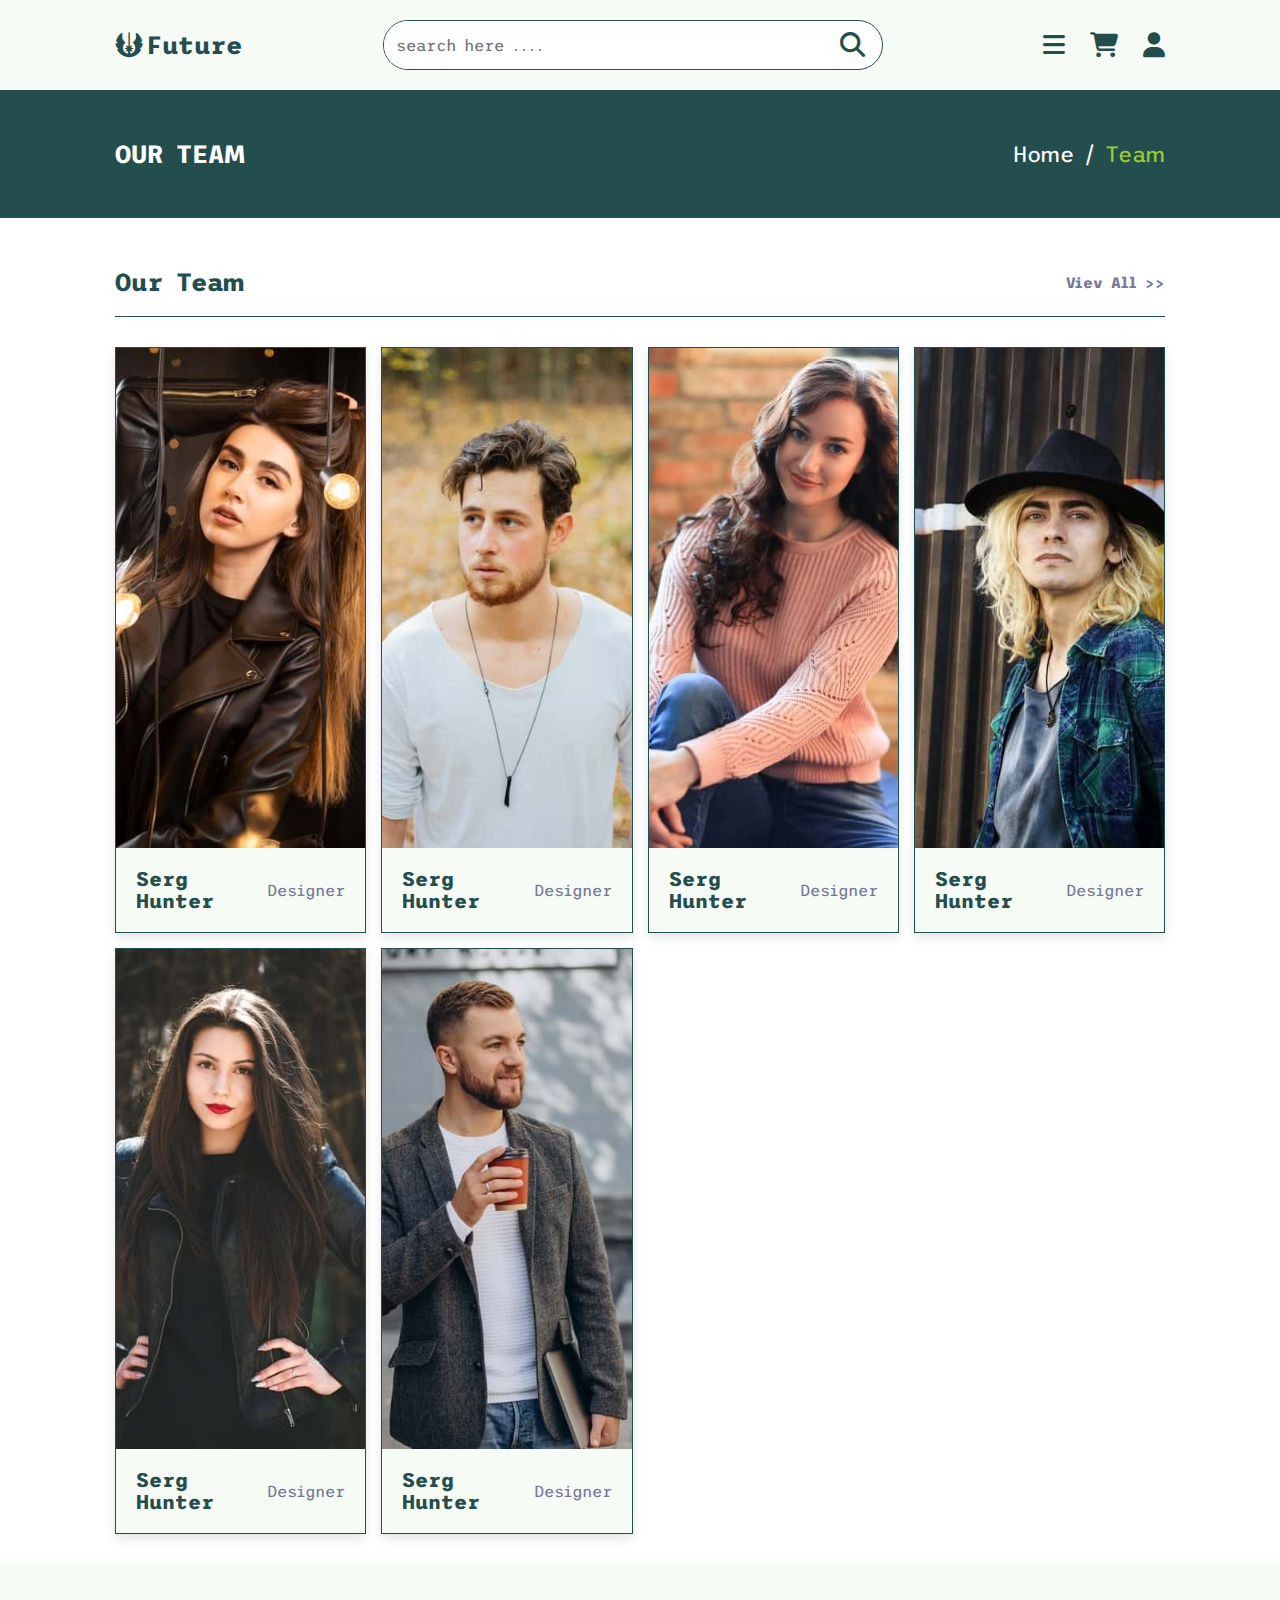
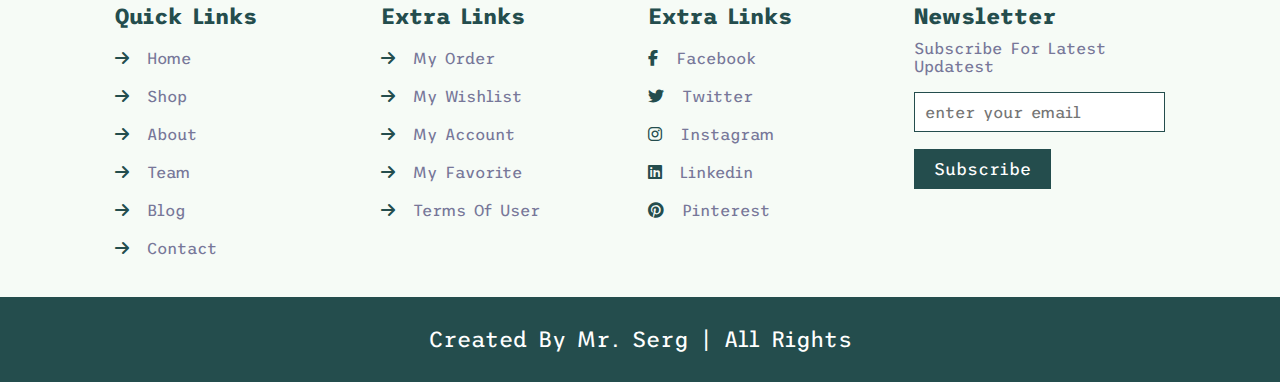
<file: team.html>
<!DOCTYPE html>
<html lang="en">

<head>
  <meta charset="UTF-8">
  <meta http-equiv="X-UA-Compatible" content="IE=edge">
  <meta name="viewport" content="width=device-width, initial-scale=1.0">
  <link rel="stylesheet" href="https://cdnjs.cloudflare.com/ajax/libs/font-awesome/6.1.1/css/all.min.css">
  <link rel="stylesheet" href="https://unpkg.com/swiper@8/swiper-bundle.min.css" />
  <link rel="stylesheet" href="css/style.css">
  <title>Team</title>
</head>

<body>

  <header class="header">
    <a href="#" class="logo"><i class="fa-solid fa-jedi"></i>future</a>

    <form action="" class="search-form">
      <input type="search" placeholder="search here ...." id="search-box">
      <label for="search-box" class="fas fa-search"></label>
    </form>

    <div class="icons">
      <div id="menu-btn" class="fas fa-bars"></div>
      <div id="search-btn" class="fas fa-search"></div>
      <div id="cart-btn" class="fas fa-shopping-cart"></div>
      <div id="login-btn" class="fas fa-user"></div>
    </div>
  </header>


  <div id="closer" class="fas fa-times"></div>

  <nav class="navbar">
    <a href="index.html">home</a>
    <a href="shop.html">shop</a>
    <a href="about.html">about</a>
    <a href="team.html">team</a>
    <a href="blog.html">blog</a>
    <a href="contact.html">contact</a>
  </nav>



  <div class="shopping-cart">

    <div class="box">
      <i class="fas fa-times"></i>
      <img src="image/cart-img-1.jpg" alt="">
      <div class="content">
        <h3>Morden Furniture</h3>
        <span class="quantity"> 1 </span>
        <span class="multiply"> x </span>
        <span class="price"> $140.00</span>
      </div>
    </div>
    <div class="box">
      <i class="fas fa-times"></i>
      <img src="image/cart-img-2.jpg" alt="">
      <div class="content">
        <h3>Morden Furniture</h3>
        <span class="quantity"> 1 </span>
        <span class="multiply"> x </span>
        <span class="price"> $140.00</span>
      </div>
    </div>
    <div class="box">
      <i class="fas fa-times"></i>
      <img src="image/cart-img-3.jpg" alt="">
      <div class="content">
        <h3>Morden Furniture</h3>
        <span class="quantity"> 1 </span>
        <span class="multiply"> x </span>
        <span class="price"> $140.00</span>
      </div>
    </div>
    <div class="box">
      <i class="fas fa-times"></i>
      <img src="image/cart-img-4.jpg" alt="">
      <div class="content">
        <h3>Morden Furniture</h3>
        <span class="quantity"> 1 </span>
        <span class="multiply"> x </span>
        <span class="price"> $140.00</span>
      </div>
    </div>

    <h3 class="total">total : <span>$560.00</span></h3>

    <a href="#" class="btn">checkout cart</a>

  </div>


  <div class="login-form">
    <form action="">
      <h3>login form</h3>
      <input type="email" placeholder="enter your email" class="box">
      <input type="password" placeholder="enter your password" class="box">
      <div class="remember">
        <input type="checkbox" name="" id="remember-me">
        <label for="remember-me">remember me</label>
      </div>
      <input type="submit" class="btn" value="login now">
      <p>forget password <a href="#">click here</a></p>
      <p>Don't Have An Account? <a href="#">create now</a></p>
    </form>
  </div>

  <section class="heading">
    <h3>our team</h3>
    <p><a href="index.html">home</a> / <span>team</span></p>
  </section>


  <section class="team">

    <div class="prodacts-title">
      <h1 class="title">our team</h1>
      <a href="#">viev all >></a>
    </div>

    <div class="box-container">

      <div class="box">
        <div class="share">
          <a href="#" class="fab fa-facebook-f"></a>
          <a href="#" class="fab fa-twitter"></a>
          <a href="#" class="fab fa-pinterest"></a>
          <a href="#" class="fab fa-instagram"></a>
        </div>
        <div class="image">
          <img src="image/team-1.jpg" alt="">
        </div>
        <div class="content">
          <h3>serg hunter</h3>
          <span>designer</span>
        </div>
      </div>

      <div class="box">
        <div class="share">
          <a href="#" class="fab fa-facebook-f"></a>
          <a href="#" class="fab fa-twitter"></a>
          <a href="#" class="fab fa-pinterest"></a>
          <a href="#" class="fab fa-instagram"></a>
        </div>
        <div class="image">
          <img src="image/team-2.jpg" alt="">
        </div>
        <div class="content">
          <h3>serg hunter</h3>
          <span>designer</span>
        </div>
      </div>

      <div class="box">
        <div class="share">
          <a href="#" class="fab fa-facebook-f"></a>
          <a href="#" class="fab fa-twitter"></a>
          <a href="#" class="fab fa-pinterest"></a>
          <a href="#" class="fab fa-instagram"></a>
        </div>
        <div class="image">
          <img src="image/team-3.jpg" alt="">
        </div>
        <div class="content">
          <h3>serg hunter</h3>
          <span>designer</span>
        </div>
      </div>

      <div class="box">
        <div class="share">
          <a href="#" class="fab fa-facebook-f"></a>
          <a href="#" class="fab fa-twitter"></a>
          <a href="#" class="fab fa-pinterest"></a>
          <a href="#" class="fab fa-instagram"></a>
        </div>
        <div class="image">
          <img src="image/team-4.jpg" alt="">
        </div>
        <div class="content">
          <h3>serg hunter</h3>
          <span>designer</span>
        </div>
      </div>

      <div class="box">
        <div class="share">
          <a href="#" class="fab fa-facebook-f"></a>
          <a href="#" class="fab fa-twitter"></a>
          <a href="#" class="fab fa-pinterest"></a>
          <a href="#" class="fab fa-instagram"></a>
        </div>
        <div class="image">
          <img src="image/team-5.jpg" alt="">
        </div>
        <div class="content">
          <h3>serg hunter</h3>
          <span>designer</span>
        </div>
      </div>

      <div class="box">
        <div class="share">
          <a href="#" class="fab fa-facebook-f"></a>
          <a href="#" class="fab fa-twitter"></a>
          <a href="#" class="fab fa-pinterest"></a>
          <a href="#" class="fab fa-instagram"></a>
        </div>
        <div class="image">
          <img src="image/team-6.jpg" alt="">
        </div>
        <div class="content">
          <h3>serg hunter</h3>
          <span>designer</span>
        </div>
      </div>

    </div>
  </section>

  <section class="footer">
    <div class="box-container">

      <div class="box">
        <h3>quick links</h3>
        <a href="home.html"><i class="fas fa-arrow-right"></i> home</a>
        <a href="shop.html"><i class="fas fa-arrow-right"></i> shop</a>
        <a href="about.html"><i class="fas fa-arrow-right"></i> about</a>
        <a href="team.html"><i class="fas fa-arrow-right"></i> team</a>
        <a href="blog.html"><i class="fas fa-arrow-right"></i> blog</a>
        <a href="contact.html"><i class="fas fa-arrow-right"></i> contact</a>
      </div>
      <div class="box">
        <h3>extra links</h3>
        <a href="#"><i class="fas fa-arrow-right"></i> my order</a>
        <a href="#"><i class="fas fa-arrow-right"></i> my wishlist</a>
        <a href="#"><i class="fas fa-arrow-right"></i> my Account</a>
        <a href="#"><i class="fas fa-arrow-right"></i> my favorite</a>
        <a href="#"><i class="fas fa-arrow-right"></i> terms of user</a>
      </div>
      <div class="box">
        <h3>extra links</h3>
        <a href="#"><i class="fab fa-facebook-f"></i> facebook</a>
        <a href="#"><i class="fab fa-twitter"></i> twitter </a>
        <a href="#"><i class="fab fa-instagram"></i> instagram</a>
        <a href="#"><i class="fab fa-linkedin"></i> linkedin</a>
        <a href="#"><i class="fab fa-pinterest"></i> pinterest</a>
      </div>
      <div class="box">
        <h3>newsletter</h3>
        <p>subscribe for latest updatest</p>
        <form action="">
          <input type="email" placeholder="enter your email">
          <input type="submit" value="subscribe" class="btn">
        </form>
      </div>
    </div>
  </section>

  <section class="creat">
    <p>created by mr. serg | all rights</p>
  </section>
  <script src="https://unpkg.com/swiper@8/swiper-bundle.min.js"></script>
  <script src="js/script.js"></script>
</body>

</html>
</file>
<file: css/style.css>
@import url("https://fonts.googleapis.com/css2?family=Trispace:wght@300;400;500;600&display=swap");
* {
  font-family: 'Trispace',sans-serif;
  margin: 0;
  padding: 0;
  -webkit-box-sizing: border-box;
          box-sizing: border-box;
  outline: none;
  border: none;
  text-decoration: none;
  text-transform: capitalize;
  -webkit-transition: .2s linear;
  transition: .2s linear;
}

html {
  font-size: 62.5%;
  overflow-x: hidden;
}

html::-webkit-scrollbar {
  width: 10px;
}

html::-webkit-scrollbar-track {
  background: #fff;
}

html::-webkit-scrollbar-thumb {
  background: #244d4d;
  color: 0 5px 10px rgba(0, 0, 0, 0.1);
}

section {
  padding: 30px 9%;
}

.heading {
  display: -webkit-box;
  display: -ms-flexbox;
  display: flex;
  -webkit-box-align: center;
      -ms-flex-align: center;
          align-items: center;
  -webkit-box-pack: justify;
      -ms-flex-pack: justify;
          justify-content: space-between;
  background: #244d4d;
  color: #fff;
  padding-top: 50px;
  padding-bottom: 50px;
}

.heading h3 {
  font-size: 25px;
  text-transform: uppercase;
}

.heading p {
  color: #fff;
  font-size: 22px;
}

.heading p span {
  color: yellowgreen;
}

.heading p a {
  color: #fff;
}

.heading p a:hover {
  color: yellowgreen;
}

.btn {
  display: inline-block;
  margin-top: 10px;
  padding: 10px 20px;
  font-size: 17px;
  background: #244d4d;
  color: #fff;
  cursor: pointer;
}

.btn:hover {
  background: #316868;
}

.prodacts-title {
  display: -webkit-box;
  display: -ms-flexbox;
  display: flex;
  -webkit-box-pack: justify;
      -ms-flex-pack: justify;
          justify-content: space-between;
  -webkit-box-align: center;
      -ms-flex-align: center;
          align-items: center;
  border-bottom: 1px solid #244d4d;
  padding-top: 20px;
  padding-bottom: 20px;
  font-weight: 700;
  margin-bottom: 30px;
}

.prodacts-title a {
  color: #779;
  font-size: 15px;
}

.prodacts-title a:hover {
  color: #244d4d;
}

.title {
  font-size: 25px;
  color: #244d4d;
}

.header {
  padding: 20px 9%;
  position: -webkit-sticky;
  position: sticky;
  top: 0;
  left: 0;
  right: 0;
  z-index: 100;
  background: #f6fbf6;
  display: -webkit-box;
  display: -ms-flexbox;
  display: flex;
  -webkit-box-align: center;
      -ms-flex-align: center;
          align-items: center;
  -webkit-box-pack: justify;
      -ms-flex-pack: justify;
          justify-content: space-between;
}

.header .logo {
  font-size: 25px;
  color: #244d4d;
  font-weight: bolder;
}

.header .logo i {
  padding-right: 3px;
}

.header .search-form {
  height: 50px;
  width: 500px;
  border-radius: 50px;
  background: #fff;
  overflow: hidden;
  display: -webkit-box;
  display: -ms-flexbox;
  display: flex;
  -webkit-box-align: center;
      -ms-flex-align: center;
          align-items: center;
  border: 1px solid #244d4d;
}

.header .search-form input {
  height: 100%;
  width: 100%;
  padding: 0 12px;
  font-size: 16px;
  color: #244d4d;
  text-transform: none;
}

.header .search-form label {
  font-size: 25px;
  padding-right: 17px;
  cursor: pointer;
  color: #244d4d;
}

.header .search-form label:hover {
  color: #779;
}

.header .icons div {
  margin-left: 20px;
  font-size: 25px;
  cursor: pointer;
  color: #244d4d;
}

.header .icons div:hover {
  color: #AAD6D5;
}

#search-btn {
  display: none;
}

@-webkit-keyframes rotate {
  0% {
    -webkit-transform: rotate(360deg) scale(1.5);
            transform: rotate(360deg) scale(1.5);
  }
}

@keyframes rotate {
  0% {
    -webkit-transform: rotate(360deg) scale(1.5);
            transform: rotate(360deg) scale(1.5);
  }
}

#closer {
  position: fixed;
  top: 15px;
  right: 25px;
  font-size: 50px;
  z-index: 1100;
  color: #244d4d;
  font-weight: bolder;
  cursor: pointer;
  -webkit-animation: rotate .4s linear;
          animation: rotate .4s linear;
  display: none;
}

#closer:hover {
  color: #779;
}

.navbar {
  position: fixed;
  top: 0;
  right: -101%;
  opacity: 0;
  width: 350px;
  background: #fff;
  display: -webkit-box;
  display: -ms-flexbox;
  display: flex;
  -webkit-box-orient: vertical;
  -webkit-box-direction: normal;
      -ms-flex-direction: column;
          flex-direction: column;
  -webkit-box-align: center;
      -ms-flex-align: center;
          align-items: center;
  -webkit-box-pack: center;
      -ms-flex-pack: center;
          justify-content: center;
  height: 100vh;
  z-index: 1000;
}

.navbar.active {
  right: 0;
  opacity: 1;
  -webkit-box-shadow: 0 0 0 100vw rgba(0, 0, 0, 0.5);
          box-shadow: 0 0 0 100vw rgba(0, 0, 0, 0.5);
  -webkit-transition: .3s linear;
  transition: .3s linear;
}

.navbar a {
  margin: 10px 0;
  font-size: 27px;
  color: #244d4d;
}

.navbar a:hover {
  color: #779;
}

.shopping-cart {
  position: fixed;
  top: 0;
  right: -101%;
  opacity: 0;
  width: 370px;
  background: #fff;
  padding: 20px;
  padding-top: 80px;
  height: 100vh;
  z-index: 1000;
  overflow-y: scroll;
}

.shopping-cart.active {
  right: 0;
  opacity: 1;
  -webkit-box-shadow: 0 0 0 100vw rgba(0, 0, 0, 0.5);
          box-shadow: 0 0 0 100vw rgba(0, 0, 0, 0.5);
  -webkit-transition: .3s linear;
  transition: .3s linear;
}

.shopping-cart::-webkit-scrollbar {
  width: 10px;
}

.shopping-cart::-webkit-scrollbar-track {
  background: #fff;
}

.shopping-cart::-webkit-scrollbar-thumb {
  background: #244d4d;
  color: 0 5px 10px rgba(0, 0, 0, 0.1);
}

.shopping-cart .box {
  display: -webkit-box;
  display: -ms-flexbox;
  display: flex;
  -webkit-box-align: center;
      -ms-flex-align: center;
          align-items: center;
  gap: 15px;
  position: relative;
  margin-bottom: 10px;
}

.shopping-cart .box .fa-times {
  position: absolute;
  right: 10px;
  top: 50%;
  -webkit-transform: translateY(-50%);
          transform: translateY(-50%);
  font-size: 20px;
  color: #779;
  cursor: pointer;
}

.shopping-cart .box .fa-times:hover {
  color: #244d4d;
}

.shopping-cart .box img {
  height: 80px;
}

.shopping-cart .box .content h3 {
  color: #244d4d;
  font-size: 18px;
  padding-bottom: 5px;
}

.shopping-cart .box .content span {
  font-size: 15px;
  color: #779;
}

.shopping-cart .box .content span.multiply {
  margin: 0 5px;
}

.shopping-cart .total {
  text-align: center;
  font-size: 20px;
  padding: 10px 0;
  color: #779;
}

.shopping-cart .total span {
  color: #244d4d;
}

.shopping-cart .btn {
  width: 100%;
  text-align: center;
}

.login-form {
  position: fixed;
  top: 0;
  right: -101%;
  opacity: 0;
  width: 380px;
  background: #fff;
  padding: 20px;
  height: 100vh;
  z-index: 1000;
  display: -webkit-box;
  display: -ms-flexbox;
  display: flex;
  -webkit-box-align: center;
      -ms-flex-align: center;
          align-items: center;
  -webkit-box-pack: center;
      -ms-flex-pack: center;
          justify-content: center;
}

.login-form.active {
  right: 0;
  opacity: 1;
  -webkit-box-shadow: 0 0 0 100vw rgba(0, 0, 0, 0.5);
          box-shadow: 0 0 0 100vw rgba(0, 0, 0, 0.5);
  -webkit-transition: .3s linear;
  transition: .3s linear;
}

.login-form form {
  padding: 20px;
  border: 1px solid #244d4d;
}

.login-form form h3 {
  font-size: 22px;
  padding-bottom: 10px;
  color: #244d4d;
}

.login-form form .box {
  width: 100%;
  text-transform: none;
  font-size: 15px;
  color: #244d4d;
  padding: 10px;
  border: 1px solid #244d4d;
  margin: 7px 0;
}

.login-form form .remember {
  display: -webkit-box;
  display: -ms-flexbox;
  display: flex;
  -webkit-box-align: center;
      -ms-flex-align: center;
          align-items: center;
  gap: 5px;
}

.login-form form .remember label {
  padding: 10px 0;
  cursor: pointer;
  font-size: 15px;
  color: #779;
}

.login-form form .btn {
  margin: 10px 0;
  width: 100%;
  text-align: center;
}

.login-form form p {
  padding-top: 10px;
  font-size: 14px;
  color: #779;
}

.login-form form p a {
  color: #244d4d;
}

.login-form form p a:hover {
  text-decoration: underline;
}

@-webkit-keyframes fadeOut {
  0% {
    -webkit-transform: scale(0.5);
            transform: scale(0.5);
    opacity: 0;
  }
}

@keyframes fadeOut {
  0% {
    -webkit-transform: scale(0.5);
            transform: scale(0.5);
    opacity: 0;
  }
}

@-webkit-keyframes fadeLeft {
  0% {
    -webkit-transform: translateX(-50px);
            transform: translateX(-50px);
    opacity: 0;
  }
}

@keyframes fadeLeft {
  0% {
    -webkit-transform: translateX(-50px);
            transform: translateX(-50px);
    opacity: 0;
  }
}

.home {
  position: relative;
}

.home .slides-container .slide {
  display: -webkit-box;
  display: -ms-flexbox;
  display: flex;
  -webkit-box-align: center;
      -ms-flex-align: center;
          align-items: center;
  -webkit-box-pack: justify;
      -ms-flex-pack: justify;
          justify-content: space-between;
  -ms-flex-wrap: wrap;
      flex-wrap: wrap;
  gap: 15px;
  display: none;
}

.home .slides-container .slide.active {
  display: -webkit-box;
  display: -ms-flexbox;
  display: flex;
}

.home .slides-container .slide .content {
  -webkit-box-flex: 1;
      -ms-flex: 1 1 400px;
          flex: 1 1 400px;
  -webkit-animation: fadeLeft .4s linear .4s backwards;
          animation: fadeLeft .4s linear .4s backwards;
}

.home .slides-container .slide .content span {
  font-size: 25px;
  color: #779;
}

.home .slides-container .slide .content h3 {
  font-size: 60px;
  color: #244d4d;
  padding-top: 5px;
}

.home .slides-container .slide .content p {
  font-size: 16px;
  color: #779;
  padding: 5px 0;
  line-height: 2;
}

.home .slides-container .slide .image {
  -webkit-box-flex: 1;
      -ms-flex: 1 1 400px;
          flex: 1 1 400px;
  padding-bottom: 30px;
}

.home .slides-container .slide .image img {
  width: 100%;
  -o-object-fit: cover;
     object-fit: cover;
  -webkit-animation: fadeOut .4s linear;
          animation: fadeOut .4s linear;
}

.home #slide-next,
.home #slide-prev {
  position: absolute;
  top: 50%;
  -webkit-transform: translateY(-50%);
          transform: translateY(-50%);
  height: 50px;
  width: 50px;
  line-height: 50px;
  -webkit-box-shadow: 0 5px 10px rgba(0, 0, 0, 0.1);
          box-shadow: 0 5px 10px rgba(0, 0, 0, 0.1);
  border: 1px solid #244d4d;
  text-align: center;
  font-size: 30px;
  background: #fff;
  cursor: pointer;
}

.home #slide-next:hover,
.home #slide-prev:hover {
  background: #244d4d;
  color: #fff;
}

.home #slide-next {
  right: 20px;
}

.home #slide-prev {
  left: 20px;
}

.banner-container {
  display: -ms-grid;
  display: grid;
  -ms-grid-columns: (minmax(300px, 1fr))[auto-fit];
      grid-template-columns: repeat(auto-fit, minmax(300px, 1fr));
  gap: 15px;
}

.banner-container .banner {
  height: 250px;
  overflow: hidden;
  position: relative;
}

.banner-container .banner:hover img {
  -webkit-transform: scale(1.2);
          transform: scale(1.2);
}

.banner-container .banner img {
  height: 100%;
  width: 100%;
  -o-object-fit: cover;
     object-fit: cover;
}

.banner-container .banner .content {
  position: absolute;
  top: 50%;
  -webkit-transform: translateY(-50%);
          transform: translateY(-50%);
  left: 20px;
}

.banner-container .banner .content span {
  font-size: 17px;
  color: #779;
}

.banner-container .banner .content h3 {
  padding-top: 5px;
  color: #244d4d;
  font-size: 22px;
}

.category-container .box-container {
  display: -ms-grid;
  display: grid;
  -ms-grid-columns: (minmax(200px, 1fr))[auto-fit];
      grid-template-columns: repeat(auto-fit, minmax(200px, 1fr));
  gap: 15px;
  gap: 10px;
  color: #244d4d;
}

.category-container .box-container .box {
  border: 1px solid #244d4d;
  padding: 20px;
  text-align: center;
}

.category-container .box-container .box:hover {
  background: #244d4d;
}

.category-container .box-container .box:hover img {
  -webkit-filter: invert(1);
          filter: invert(1);
}

.category-container .box-container .box:hover h3 {
  color: #fff;
}

.category-container .box-container .box h3 {
  padding: 10px 0;
  font-size: 18px;
  color: #244d4d;
}

.prodacts .box-container {
  display: -ms-grid;
  display: grid;
  -ms-grid-columns: (minmax(270px, 1fr))[auto-fit];
      grid-template-columns: repeat(auto-fit, minmax(270px, 1fr));
  gap: 15px;
  gap: 15px;
}

.prodacts .box-container .box {
  overflow: hidden;
  position: relative;
  background: #f2f2f2;
}

.prodacts .box-container .box:hover .icons {
  top: 0;
}

.prodacts .box-container .box:hover .image img {
  -webkit-transform: scale(1.2);
          transform: scale(1.2);
}

.prodacts .box-container .box .icons {
  position: absolute;
  top: -100%;
  left: 0;
  right: 0;
  height: 300px;
  width: 100%;
  display: -webkit-box;
  display: -ms-flexbox;
  display: flex;
  -webkit-box-pack: center;
      -ms-flex-pack: center;
          justify-content: center;
  -webkit-box-align: center;
      -ms-flex-align: center;
          align-items: center;
  gap: 5px;
  background: rgba(242, 242, 242, 0.7);
  z-index: 10;
}

.prodacts .box-container .box .icons a {
  height: 50px;
  width: 50px;
  background: #fff;
  text-align: center;
  line-height: 50px;
  font-size: 22px;
  color: #244d4d;
  -webkit-box-shadow: 0 5px 10px rgba(0, 0, 0, 0.1);
          box-shadow: 0 5px 10px rgba(0, 0, 0, 0.1);
}

.prodacts .box-container .box .icons a:hover {
  color: #fff;
  background: #244d4d;
}

.prodacts .box-container .box .image {
  height: 300px;
  width: 100%;
  overflow: hidden;
}

.prodacts .box-container .box .image img {
  height: 100%;
  width: 100%;
  -o-object-fit: cover;
     object-fit: cover;
}

.prodacts .box-container .box .content {
  padding: 15px 20px;
}

.prodacts .box-container .box .content .price {
  font-size: 18px;
  color: #779;
}

.prodacts .box-container .box .content h3 {
  font-size: 20px;
  color: #244d4d;
  padding: 15px 0;
}

.prodacts .box-container .box .content .stars {
  font-size: 17px;
}

.prodacts .box-container .box .content .stars i {
  color: gold;
}

.prodacts .box-container .box .content .stars i span {
  color: #779;
}

.welcome {
  display: -webkit-box;
  display: -ms-flexbox;
  display: flex;
  gap: 15px;
  -ms-flex-wrap: wrap;
      flex-wrap: wrap;
  -webkit-box-align: center;
      -ms-flex-align: center;
          align-items: center;
}

.welcome .image {
  -webkit-box-flex: 1;
      -ms-flex: 1 1 400px;
          flex: 1 1 400px;
}

.welcome .image img {
  width: 100%;
  -o-object-fit: cover;
     object-fit: cover;
}

.welcome .content {
  -webkit-box-flex: 1;
      -ms-flex: 1 1 400px;
          flex: 1 1 400px;
  padding: 25px 10px;
}

.welcome .content span {
  font-size: 20px;
  color: #779;
}

.welcome .content h3 {
  font-size: 25px;
  color: #244d4d;
  padding-top: 20px;
  padding-bottom: 10px;
}

.welcome .content p {
  color: #779;
  font-size: 16px;
  padding: 10px 0;
  line-height: 2;
}

.services .box-container {
  display: -ms-grid;
  display: grid;
  -ms-grid-columns: (minmax(300px, 1fr))[auto-fit];
      grid-template-columns: repeat(auto-fit, minmax(300px, 1fr));
  gap: 15px;
}

.services .box-container .box {
  border: 1px solid #244d4d;
  padding: 20px;
  text-align: center;
}

.services .box-container .box img {
  height: 80px;
}

.services .box-container .box h3 {
  font-size: 22px;
  color: #244d4d;
  padding: 10px 0;
}

.services .box-container .box p {
  padding: 10px 0;
  font-size: 15px;
  line-height: 2;
}

.team .box-container {
  display: -ms-grid;
  display: grid;
  -ms-grid-columns: (minmax(250px, 1fr))[auto-fit];
      grid-template-columns: repeat(auto-fit, minmax(250px, 1fr));
  gap: 15px;
}

.team .box-container .box {
  border: 1px solid #244d4d;
  -webkit-box-shadow: 0 5px 10px rgba(0, 0, 0, 0.1);
          box-shadow: 0 5px 10px rgba(0, 0, 0, 0.1);
  position: relative;
  overflow: hidden;
}

.team .box-container .box:hover .share {
  left: 0;
}

.team .box-container .box:hover img {
  -webkit-transform: scale(1.1);
          transform: scale(1.1);
}

.team .box-container .box .share {
  position: absolute;
  top: 0;
  left: -100%;
  right: 0;
  display: -webkit-box;
  display: -ms-flexbox;
  display: flex;
  -webkit-box-orient: vertical;
  -webkit-box-direction: normal;
      -ms-flex-direction: column;
          flex-direction: column;
  -webkit-box-pack: center;
      -ms-flex-pack: center;
          justify-content: center;
  height: 500px;
  -webkit-box-align: center;
      -ms-flex-align: center;
          align-items: center;
  width: 60px;
  background: #244d4d;
  gap: 10px;
  cursor: pointer;
  z-index: 10;
}

.team .box-container .box .share a {
  width: 40px;
  height: 40px;
  line-height: 40px;
  color: #fff;
  border: 1px solid white;
  font-size: 25px;
  text-align: center;
}

.team .box-container .box .share a:hover {
  color: #244d4d;
  background: #fff;
}

.team .box-container .box .image {
  height: 500px;
  overflow: hidden;
}

.team .box-container .box .image img {
  width: 100%;
  height: 100%;
  -o-object-fit: cover;
     object-fit: cover;
}

.team .box-container .box .content {
  display: -webkit-box;
  display: -ms-flexbox;
  display: flex;
  -webkit-box-pack: justify;
      -ms-flex-pack: justify;
          justify-content: space-between;
  padding: 20px;
  background: #f6fbf6;
  -webkit-box-align: center;
      -ms-flex-align: center;
          align-items: center;
}

.team .box-container .box .content h3 {
  font-size: 20px;
  color: #244d4d;
}

.team .box-container .box .content span {
  color: #779;
  font-size: 16px;
}

.blog .box-container {
  display: -ms-grid;
  display: grid;
  -ms-grid-columns: (minmax(280px, 1fr))[auto-fit];
      grid-template-columns: repeat(auto-fit, minmax(280px, 1fr));
  gap: 15px;
}

.blog .box-container .box {
  border: 1px solid #244d4d;
  -webkit-box-shadow: 0 5px 10px rgba(0, 0, 0, 0.1);
          box-shadow: 0 5px 10px rgba(0, 0, 0, 0.1);
  background: #f6fbf6;
}

.blog .box-container .box:hover img {
  -webkit-transform: scale(1.1);
          transform: scale(1.1);
}

.blog .box-container .box .image {
  height: 250px;
  overflow: hidden;
  width: 100%;
}

.blog .box-container .box .image img {
  width: 100%;
  overflow: hidden;
  height: 100%;
  -o-object-fit: cover;
     object-fit: cover;
}

.blog .box-container .box .content {
  padding: 15px;
}

.blog .box-container .box .content h3 {
  font-size: 22px;
  color: #244d4d;
  padding: 10px 0;
}

.blog .box-container .box .content p {
  font-size: 14px;
  line-height: 1.5;
  color: #779;
  padding: 10px 0;
}

.blog .box-container .box .content .data {
  display: -webkit-box;
  display: -ms-flexbox;
  display: flex;
  -webkit-box-pack: justify;
      -ms-flex-pack: justify;
          justify-content: space-between;
  -webkit-box-align: center;
      -ms-flex-align: center;
          align-items: center;
  border-top: 1px solid #244d4d;
  padding-top: 15px;
  margin-top: 20px;
}

.blog .box-container .box .content .data span {
  font-size: 14px;
  color: #779;
}

.blog .box-container .box .content .data span i {
  color: #244d4d;
  font-size: 16px;
  padding-right: 5px;
}

.contact {
  display: -webkit-box;
  display: -ms-flexbox;
  display: flex;
  -ms-flex-wrap: wrap;
      flex-wrap: wrap;
  padding-top: 30px;
  padding-bottom: 30px;
}

.contact form {
  padding: 30px;
  background: #f6fbf6;
  -webkit-box-flex: 1;
      -ms-flex: 1 1 400px;
          flex: 1 1 400px;
}

.contact form h3 {
  font-size: 30px;
  padding-bottom: 10px;
  color: #244d4d;
}

.contact form span {
  display: block;
  padding-bottom: 10px;
  color: #779;
  font-size: 16px;
}

.contact form .box {
  width: 100%;
  background: none;
  border-bottom: 1px solid #244d4d;
  font-size: 16px;
  color: #244d4d;
  text-transform: none;
  padding: 5px 0;
  margin-bottom: 10px;
}

.contact form textarea {
  height: 150px;
  resize: none;
}

.contact .map {
  -webkit-box-flex: 1;
      -ms-flex: 1 1 400px;
          flex: 1 1 400px;
  width: 100%;
}

.footer {
  background: #f6fbf6;
}

.footer .box-container {
  display: -ms-grid;
  display: grid;
  -ms-grid-columns: (minmax(250px, 1fr))[auto-fit];
      grid-template-columns: repeat(auto-fit, minmax(250px, 1fr));
  gap: 15px;
}

.footer .box-container .box h3 {
  font-size: 22px;
  color: #244d4d;
  padding: 10px 0;
}

.footer .box-container .box p {
  font-size: 16px;
  color: #779;
  padding-bottom: 10px;
}

.footer .box-container .box a {
  font-size: 16px;
  color: #779;
  padding: 10px 0;
  display: block;
}

.footer .box-container .box a:hover {
  color: #244d4d;
}

.footer .box-container .box a:hover i {
  padding-right: 20px;
}

.footer .box-container .box i {
  padding-right: 10px;
  color: #244d4d;
}

.footer .box-container .box form input[type="email"] {
  width: 100%;
  border: 1px solid #244d4d;
  padding: 10px;
  margin: 7px 0;
  font-size: 16px;
  text-transform: none;
  color: #244d4d;
}

.creat {
  text-align: center;
  font-size: 22px;
  color: #fff;
  background: #244d4d;
}

@media (max-width: 991px) {
  html {
    font-size: 55%;
  }
  section {
    padding: 30px 20px;
  }
  .header {
    padding: 20px;
  }
  .header .search-form {
    width: 440px;
  }
  .home #slide-next,
  .home #slide-prev {
    top: 95%;
  }
  .home #slide-prev {
    left: auto;
    right: 80px;
  }
}

@media (max-width: 768px) {
  html {
    font-size: 50%;
  }
  #search-btn {
    display: inline-block;
  }
  .header .search-form {
    position: absolute;
    top: -101%;
    opacity: 0;
    left: 0;
    right: 0;
    width: 100%;
    border-radius: 0;
    border-left: 0;
    border-right: 0;
  }
  .header .search-form.active {
    top: 99%;
    opacity: 1;
  }
}

@media (max-width: 450px) {
  html {
    font-size: 50%;
  }
  .navbar {
    width: 100%;
  }
  .shopping-cart {
    width: 320px;
  }
  .shopping-cart .box {
    gap: 10px;
  }
  .login-form {
    width: 330px;
  }
  .home .slides-container .slide .content h3 {
    font-size: 40px;
  }
  .home .slides-container .slide .content p {
    line-height: 1.5;
  }
  .heading {
    -webkit-box-orient: vertical;
    -webkit-box-direction: normal;
        -ms-flex-direction: column;
            flex-direction: column;
    gap: 15px;
  }
  .services .box-container {
    display: -ms-grid;
    display: grid;
    -ms-grid-columns: (minmax(250px, 1fr))[auto-fit];
        grid-template-columns: repeat(auto-fit, minmax(250px, 1fr));
    gap: 15px;
  }
  .services .box-container .box {
    padding: 10px;
  }
}
</file>
